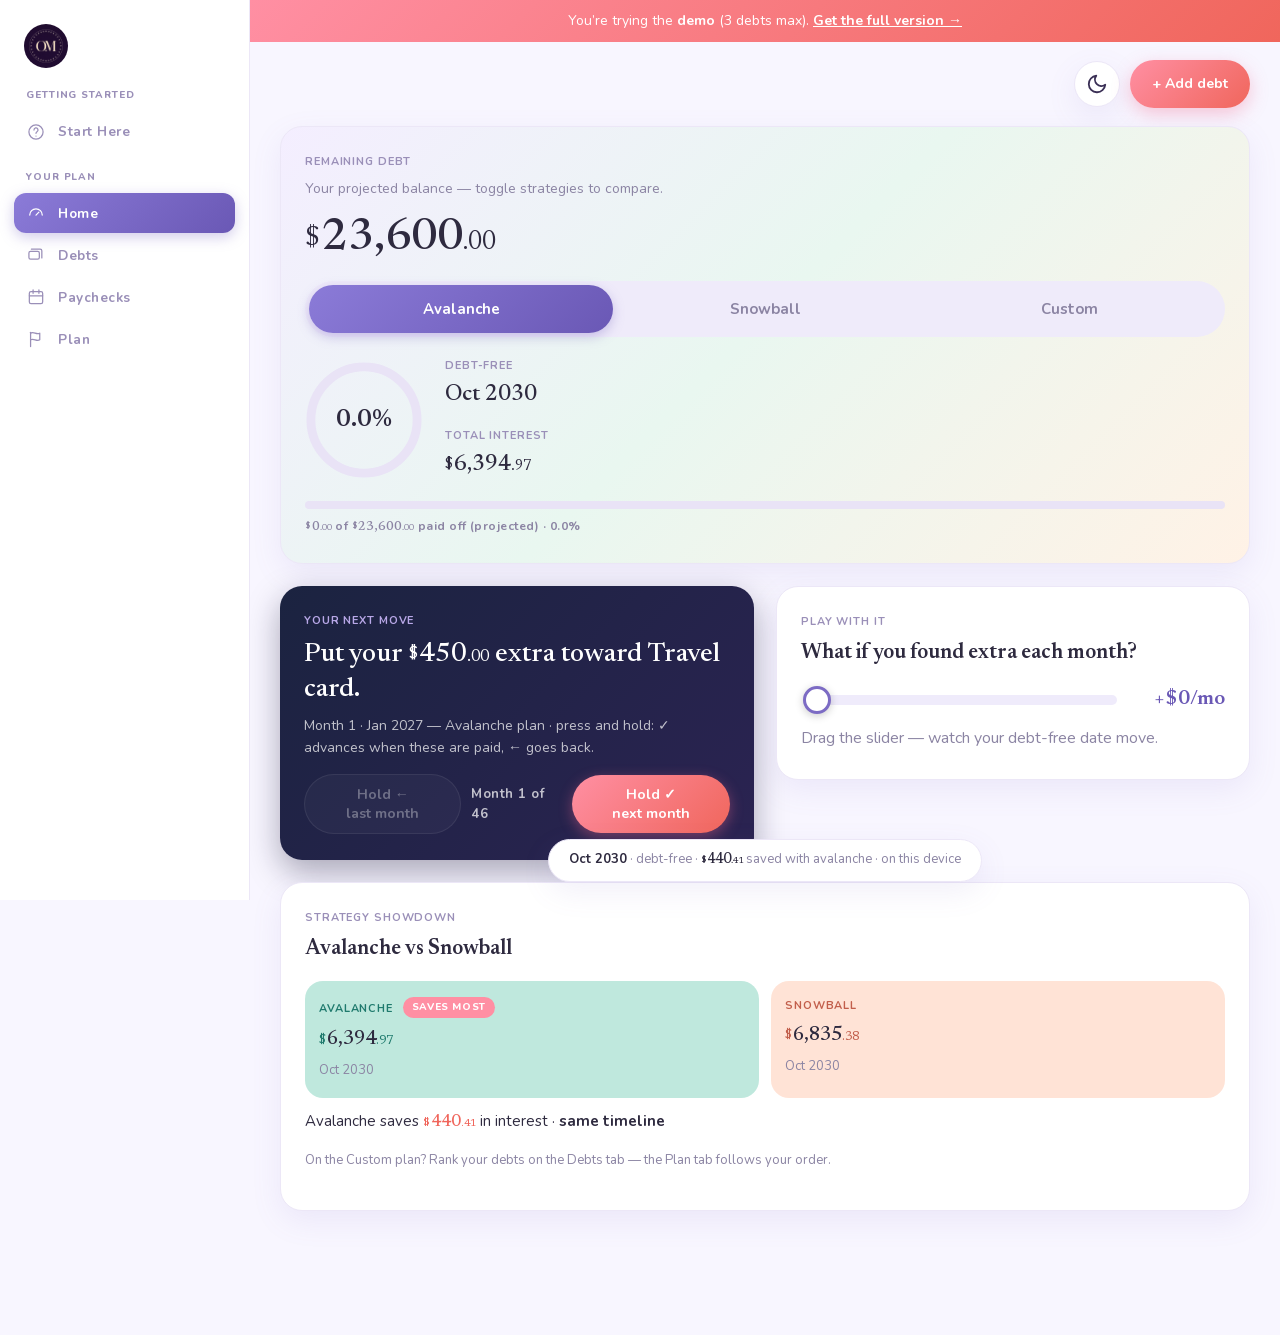
<file: index.html>
<!DOCTYPE html>
<html lang="en">
<head>
<meta charset="utf-8">
<meta name="viewport" content="width=device-width, initial-scale=1, viewport-fit=cover">
<meta name="theme-color" content="#0F2E3E">
<meta name="description" content="Overtime Money — the debt payoff calculator built for nurses and shift workers with irregular income. Demo version.">
<title>Overtime Money — Debt Payoff Calculator (Demo)</title>
<link rel="stylesheet" href="styles.css">
</head>
<body>
<div id="app-root"></div>
<noscript><p style="padding:24px">Overtime Money needs JavaScript to run its payoff calculations. Please enable JavaScript.</p></noscript>
<script>window.OVERTIME_FULL = false;</script>
<script src="app.js"></script>
</body>
</html>
</file>
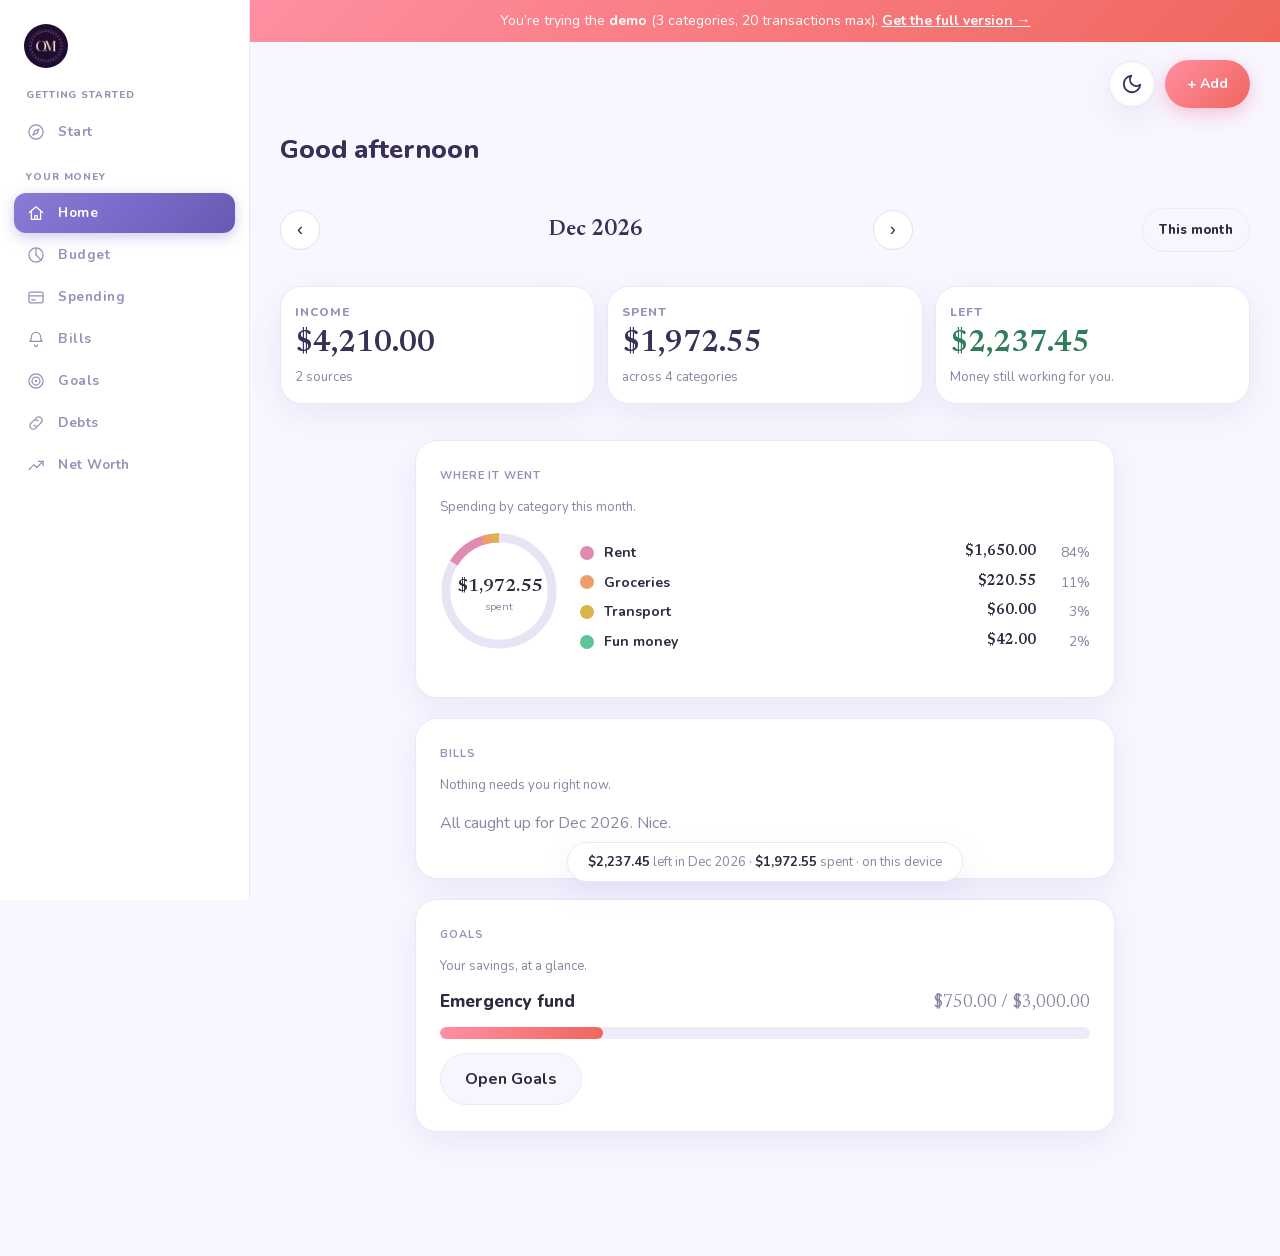
<file: budget/index.html>
<!DOCTYPE html>
<html lang="en">
<head>
<meta charset="utf-8">
<meta name="viewport" content="width=device-width, initial-scale=1, viewport-fit=cover">
<meta name="theme-color" content="#0F2E3E">
<meta name="description" content="Overtime Budget — the budgeting app built for irregular income. Demo version.">
<title>Overtime Budget (Demo)</title>
<link rel="stylesheet" href="styles.css">
</head>
<body>
<div id="app-root"></div>
<noscript><p style="padding:24px">Overtime Budget needs JavaScript to run its budget calculations. Please enable JavaScript.</p></noscript>
<script>window.BUDGET_FULL = false;</script>
<script src="engine.js"></script>
<script src="app.js"></script>
</body>
</html>
</file>
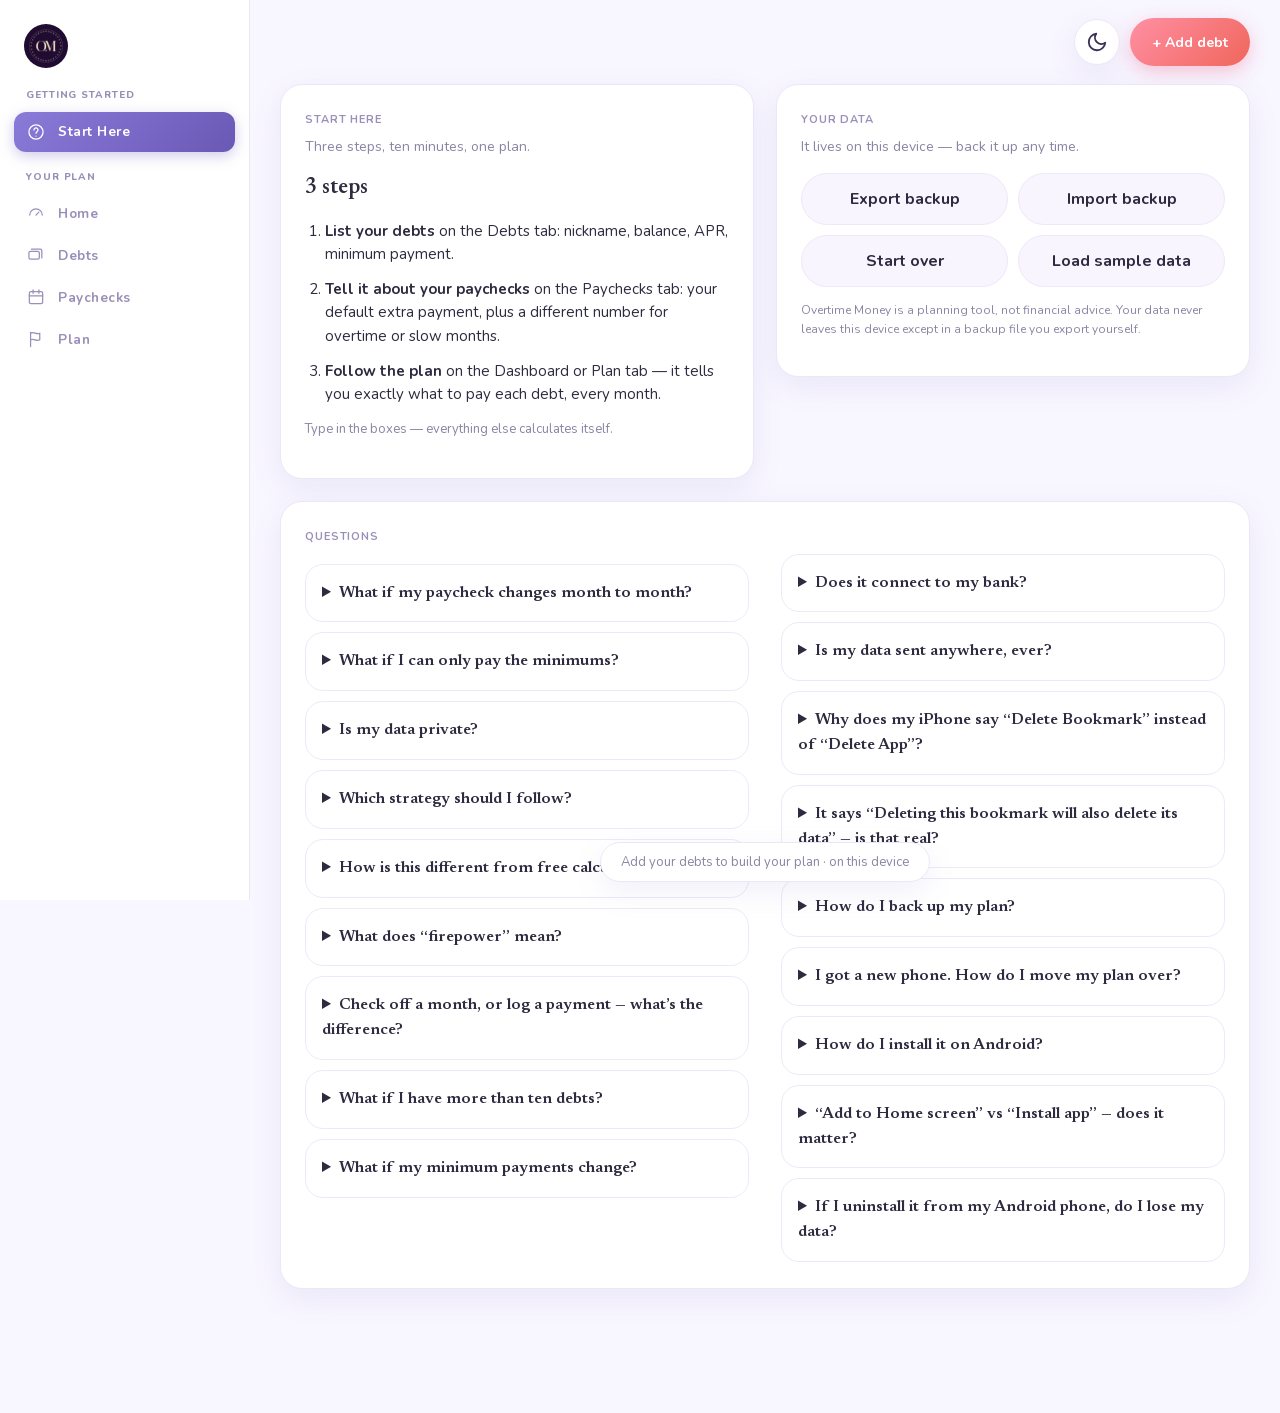
<file: app-9f3k7x2m4q.html>
<!DOCTYPE html>
<html lang="en">
<head>
<meta charset="utf-8">
<meta name="viewport" content="width=device-width, initial-scale=1, viewport-fit=cover">
<meta name="theme-color" content="#0F2E3E">
<meta name="description" content="Overtime Money — the debt payoff calculator built for nurses and shift workers with irregular income.">
<title>Overtime Money — Debt Payoff Calculator</title>
<link rel="stylesheet" href="styles.css">
<link rel="manifest" href="manifest.json">
<link rel="icon" type="image/png" sizes="192x192" href="icon-192.png">
<link rel="apple-touch-icon" href="icon-192.png">
</head>
<body>
<div id="app-root"></div>
<noscript><p style="padding:24px">Overtime Money needs JavaScript to run its payoff calculations. Please enable JavaScript.</p></noscript>
<script>window.OVERTIME_FULL = true;</script>
<script src="app.js"></script>
<script>
if ('serviceWorker' in navigator) {
  window.addEventListener('load', function () {
    navigator.serviceWorker.register('sw.js').catch(function () { /* offline mode unavailable */ });
  });
}
</script>
</body>
</html>
</file>
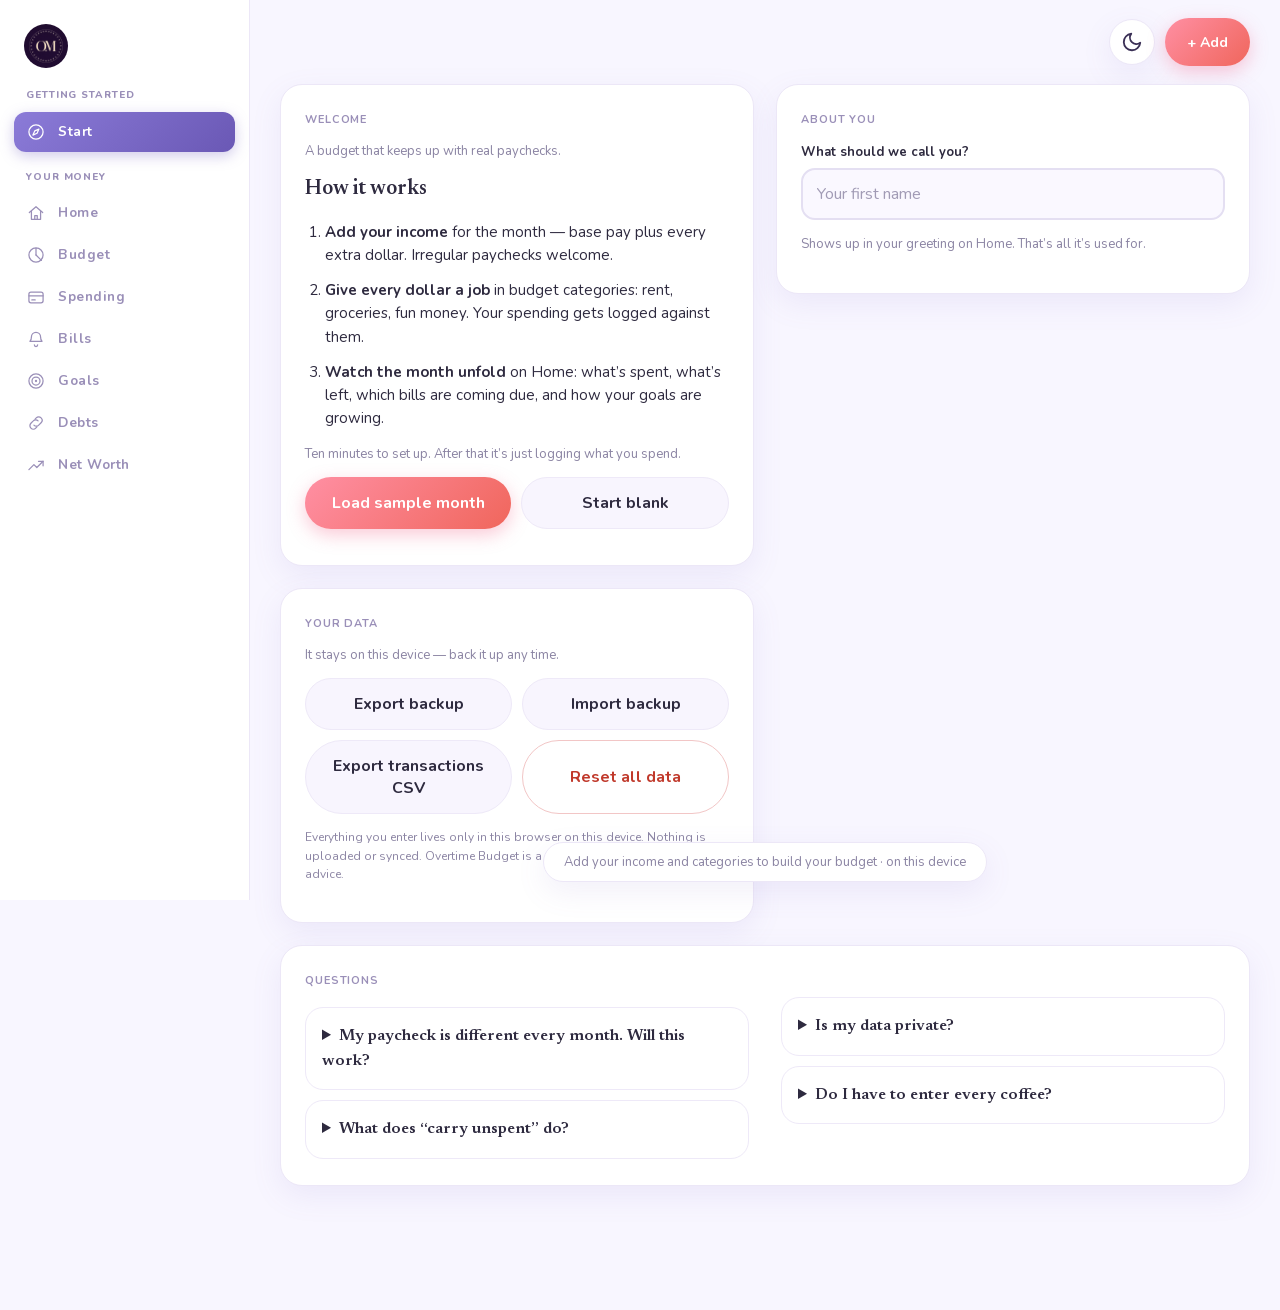
<file: budget/app-wJXsTa5CYE0.html>
<!DOCTYPE html>
<html lang="en">
<head>
<meta charset="utf-8">
<meta name="viewport" content="width=device-width, initial-scale=1, viewport-fit=cover">
<meta name="theme-color" content="#0F2E3E">
<meta name="description" content="Overtime Budget — the budgeting app built for irregular income.">
<title>Overtime Budget</title>
<link rel="stylesheet" href="styles.css">
<link rel="manifest" href="manifest.json">
<link rel="icon" type="image/png" sizes="192x192" href="icon-192.png">
<link rel="apple-touch-icon" href="icon-192.png">
</head>
<body>
<div id="app-root"></div>
<noscript><p style="padding:24px">Overtime Budget needs JavaScript to run its budget calculations. Please enable JavaScript.</p></noscript>
<script>window.BUDGET_FULL = true;</script>
<script src="engine.js"></script>
<script src="app.js"></script>
<script>
if ('serviceWorker' in navigator) {
  window.addEventListener('load', function () {
    navigator.serviceWorker.register('sw.js').catch(function () { /* offline mode unavailable */ });
  });
}
</script>
</body>
</html>
</file>
<file: styles.css>
/* OVERTIME MONEY — design system v3 ("editorial pastel").
   Light default on :root (cool lavender-grey near-white); "Midnight Spectrum"
   dark under html[data-theme="dark"] (deep luminous navy, never grey-on-black).
   Typography: Newsreader (transitional serif, display + ALL money figures) +
   Nunito (humanist sans, UI/body), self-hosted woff2 for offline PWA. */
@font-face {
  font-family: 'Newsreader'; font-style: normal; font-weight: 400; font-display: swap;
  src: url('./fonts/newsreader-latin.woff2') format('woff2');
}
@font-face {
  font-family: 'Newsreader'; font-style: normal; font-weight: 500; font-display: swap;
  src: url('./fonts/newsreader-latin.woff2') format('woff2');
}
@font-face {
  font-family: 'Newsreader'; font-style: normal; font-weight: 600; font-display: swap;
  src: url('./fonts/newsreader-latin.woff2') format('woff2');
}
@font-face {
  font-family: 'Nunito'; font-style: normal; font-weight: 400; font-display: swap;
  src: url('./fonts/nunito-latin.woff2') format('woff2');
}
@font-face {
  font-family: 'Nunito'; font-style: normal; font-weight: 600; font-display: swap;
  src: url('./fonts/nunito-latin.woff2') format('woff2');
}
@font-face {
  font-family: 'Nunito'; font-style: normal; font-weight: 700; font-display: swap;
  src: url('./fonts/nunito-latin.woff2') format('woff2');
}
@font-face {
  font-family: 'Nunito'; font-style: normal; font-weight: 800; font-display: swap;
  src: url('./fonts/nunito-latin.woff2') format('woff2');
}
:root {
  --bg: #F8F6FF;
  --bg-grad: linear-gradient(180deg, #F8F6FF 0%, #FBF9FF 60%, #FDFBFF 100%);
  --card: #FFFFFF;
  --card-border: #ECE7F7;
  --card-shadow: 0 10px 30px rgba(124, 107, 196, 0.10);
  --text: #2E2A3F;
  --muted: #8B84A3;
  --kicker: #9A8FB8;
  --accent: #7C6BC4;
  --accent-strong: #6A58B5;
  --accent-soft: #EFEBFB;
  --cta1: #FF8FA3;
  --cta2: #F0665C;
  --cta-text: #FFFFFF;
  --cta-shadow: 0 6px 18px rgba(240, 102, 140, 0.35);
  --header-text: #3A2F55;
  --header-sub: #8B84A3;
  --input-bg: #FAF8FF;
  --input-border: #E4DFF2;
  --focus: #7C6BC4;
  --focus-ring: rgba(124, 107, 196, 0.22);
  --line: #EEE9F8;
  --radius: 22px;
  --wash: linear-gradient(135deg, #F4EEFF 0%, #E9F7F0 48%, #FFF2E6 100%);
  --onething1: #1B2340;
  --onething2: #2B2352;
  --onething-kicker: #B9A8E8;
  --onething-sub: rgba(255, 255, 255, 0.72);
  --donut-track: #E9E3F6;
  --seg-track: #EFEBFA;
  --av-bg: #BFE8DD;
  --av-text: #1F7A6D;
  --sn-bg: #FFE3D6;
  --sn-text: #C25E4B;
  --chip-bg: #F8F5FE;
  --tabbar-bg: rgba(255, 255, 255, 0.86);
  --tabbar-border: rgba(124, 107, 196, 0.16);
  --tab-inactive: #9A8FB8;
  --danger: #C0392B;
  --danger-border: #F2C6C6;
  --modal-bg: #FFFFFF;
  --modal-backdrop: rgba(46, 42, 63, 0.45);
}
/* pastel debt identity spectrum — color encodes identity, never alarm */
.dc0 { --dc: #E08BB0; --dc-tint: #FBE7EF; }
.dc1 { --dc: #EE9E6B; --dc-tint: #FCEFE0; }
.dc2 { --dc: #D9B64A; --dc-tint: #FAF0D4; }
.dc3 { --dc: #5FC49A; --dc-tint: #E2F6EC; }
.dc4 { --dc: #8FBC7F; --dc-tint: #E9F4E4; }
.dc5 { --dc: #5FBEDD; --dc-tint: #E2F4FA; }
.dc6 { --dc: #6FA3E8; --dc-tint: #E4EFFC; }
.dc7 { --dc: #8B9BE8; --dc-tint: #E8EBFC; }
.dc8 { --dc: #A988E8; --dc-tint: #EEE6FB; }
.dc9 { --dc: #C97BA8; --dc-tint: #F7E3EC; }

html[data-theme="dark"] {
  --bg: #131A30;
  --bg-grad: linear-gradient(180deg, #131A30 0%, #182038 60%, #1B2342 100%);
  --card: #1E2742;
  --card-border: rgba(255, 255, 255, 0.08);
  --card-shadow: 0 10px 30px rgba(0, 0, 0, 0.35);
  --text: #F1ECFA;
  --muted: #A79BC4;
  --kicker: #8E7FAE;
  --accent: #9B8AF0;
  --accent-strong: #8B7BD8;
  --accent-soft: rgba(155, 138, 240, 0.14);
  --header-text: #F4EEFC;
  --header-sub: #A79BC4;
  --input-bg: #232C49;
  --input-border: rgba(255, 255, 255, 0.12);
  --line: rgba(255, 255, 255, 0.08);
  --wash: linear-gradient(135deg, rgba(139, 123, 216, 0.16) 0%, rgba(95, 196, 154, 0.09) 48%, rgba(238, 158, 107, 0.09) 100%);
  --onething1: #0F1530;
  --onething2: #232A52;
  --donut-track: rgba(255, 255, 255, 0.10);
  --seg-track: rgba(255, 255, 255, 0.07);
  --av-bg: rgba(31, 122, 109, 0.30);
  --av-text: #93DCC9;
  --sn-bg: rgba(194, 94, 75, 0.30);
  --sn-text: #F2A88F;
  --chip-bg: rgba(255, 255, 255, 0.06);
  --tabbar-bg: rgba(19, 26, 48, 0.90);
  --tabbar-border: rgba(255, 255, 255, 0.08);
  --tab-inactive: #8E7FAE;
  --danger: #F09090;
  --danger-border: rgba(240, 144, 144, 0.40);
  --modal-bg: #232B4A;
  --modal-backdrop: rgba(8, 10, 22, 0.62);
  --cta-shadow: 0 6px 18px rgba(240, 102, 140, 0.28);
}
html[data-theme="dark"] .dc0 { --dc-tint: rgba(224, 139, 176, 0.16); }
html[data-theme="dark"] .dc1 { --dc-tint: rgba(238, 158, 107, 0.16); }
html[data-theme="dark"] .dc2 { --dc-tint: rgba(217, 182, 74, 0.16); }
html[data-theme="dark"] .dc3 { --dc-tint: rgba(95, 196, 154, 0.16); }
html[data-theme="dark"] .dc4 { --dc-tint: rgba(143, 188, 127, 0.16); }
html[data-theme="dark"] .dc5 { --dc-tint: rgba(95, 190, 221, 0.16); }
html[data-theme="dark"] .dc6 { --dc-tint: rgba(111, 163, 232, 0.16); }
html[data-theme="dark"] .dc7 { --dc-tint: rgba(139, 155, 232, 0.16); }
html[data-theme="dark"] .dc8 { --dc-tint: rgba(169, 136, 232, 0.16); }
html[data-theme="dark"] .dc9 { --dc-tint: rgba(201, 123, 168, 0.16); }

* { box-sizing: border-box; }
html { -webkit-text-size-adjust: 100%; }
body {
  margin: 0;
  font-family: 'Nunito', -apple-system, BlinkMacSystemFont, "Segoe UI", Roboto, Helvetica, Arial, sans-serif;
  background: var(--bg-grad);
  background-attachment: fixed;
  background-color: var(--bg);
  color: var(--text);
  line-height: 1.55;
  padding-bottom: 152px; /* room for sticky bar + tab bar */
}
#app-root { max-width: 640px; margin: 0 auto; min-height: 100vh; }

/* serif money: large numerals, smaller $ and cents */
.serif-money {
  font-family: 'Newsreader', Georgia, serif;
  font-weight: 500;
  font-variant-numeric: tabular-nums;
  letter-spacing: 0;
}
.serif-money .m-cur { font-size: 0.62em; vertical-align: 0.14em; margin-right: 0.08em; font-weight: 400; }
.serif-money .m-cents { font-size: 0.62em; font-weight: 400; }

/* kickers + helper microcopy */
.kicker {
  font-family: 'Nunito', sans-serif;
  font-size: 11px; font-weight: 700;
  letter-spacing: 0.08em; text-transform: uppercase;
  color: var(--kicker);
  margin: 0 0 8px;
}
.tab-helper { color: var(--muted); font-size: 14px; margin: 0 0 16px; line-height: 1.5; }

/* header + demo banner */
.demo-banner {
  background: linear-gradient(135deg, var(--cta1), var(--cta2));
  color: var(--cta-text);
  text-align: center;
  padding: 10px 16px;
  font-size: 14px;
}
.demo-banner a { color: var(--cta-text); font-weight: 700; }
.app-header { padding: 20px 20px 6px; }
.brand-row { display: flex; align-items: center; justify-content: space-between; gap: 12px; }
.brand {
  font-family: 'Newsreader', Georgia, serif; font-weight: 600; font-size: 23px;
  letter-spacing: 0.01em; color: var(--header-text);
  display: flex; align-items: center; gap: 10px;
}
.brand-mark { color: var(--accent); display: inline-flex; }
.brand-mark svg { width: 26px; height: 26px; }
.brand-mark img { width: 32px; height: 32px; border-radius: 9px; display: block; }
.brand-sub { color: var(--header-sub); font-size: 13px; margin-top: 2px; padding-left: 36px; }
.demo-pill {
  background: linear-gradient(135deg, var(--cta1), var(--cta2)); color: #fff; font-size: 11px; font-weight: 700;
  padding: 3px 10px; border-radius: 999px; letter-spacing: 0.04em; font-family: 'Nunito', sans-serif;
}
.theme-toggle {
  flex-shrink: 0; width: 46px; height: 46px; border-radius: 999px; cursor: pointer;
  background: var(--card); border: 1px solid var(--card-border);
  color: var(--header-text); display: flex; align-items: center; justify-content: center;
  box-shadow: var(--card-shadow);
}
.theme-toggle svg { width: 22px; height: 22px; }
.theme-toggle .ico-sun { display: none; }
html[data-theme="dark"] .theme-toggle .ico-sun { display: block; }
html[data-theme="dark"] .theme-toggle .ico-moon { display: none; }

/* cards — one idea per card, calm density */
#view { padding: 14px 16px 24px; display: flex; flex-direction: column; gap: 20px; }
.card {
  background: var(--card);
  border: 1px solid var(--card-border);
  border-radius: var(--radius);
  padding: 26px 24px;
  box-shadow: var(--card-shadow);
}
.card h3 {
  margin: 0 0 14px; color: var(--text); font-size: 21px;
  font-family: 'Newsreader', Georgia, serif; font-weight: 600; letter-spacing: 0;
}
.card h4 {
  margin: 20px 0 10px; color: var(--text); font-size: 17px;
  font-family: 'Newsreader', Georgia, serif; font-weight: 600; letter-spacing: 0;
}
.card-head { display: flex; justify-content: space-between; align-items: center; margin-bottom: 14px; }
.card-head h3 { margin: 0; }
.dim { color: var(--muted); }
.hint { color: var(--muted); font-size: 13px; }
.coral { color: var(--cta2); }
.empty { text-align: center; }

/* gradient-wash hero card */
.herowash {
  background: var(--wash), var(--card);
  overflow: hidden;
}
.hero-total {
  font-family: 'Newsreader', Georgia, serif; font-weight: 500; font-size: 44px;
  font-variant-numeric: tabular-nums; color: var(--text); margin: 2px 0 18px; line-height: 1.1;
}
.hero-total .m-cur, .hero-total .m-cents { font-size: 0.58em; }

/* segmented strategy toggle */
.seg {
  display: flex; background: var(--seg-track); border-radius: 999px; padding: 4px; margin: 4px 0 20px;
}
.seg button {
  flex: 1; border: none; background: transparent; color: var(--muted);
  font-family: 'Nunito', sans-serif; font-weight: 700; font-size: 15px;
  padding: 12px; border-radius: 999px; min-height: 48px; cursor: pointer;
  transition: background 0.2s, color 0.2s, box-shadow 0.2s;
}
.seg button.on {
  background: linear-gradient(135deg, #8B7BD8, var(--accent-strong));
  color: #fff; box-shadow: 0 4px 12px rgba(124, 107, 196, 0.35);
}

/* donut ring + kpi row */
.donut-row { display: flex; align-items: center; gap: 22px; margin: 4px 0 18px; }
.donut { width: 118px; height: 118px; flex-shrink: 0; }
.donut-track { fill: none; stroke: var(--donut-track); stroke-width: 9; }
.donut-arc {
  fill: none; stroke: var(--accent); stroke-width: 9; stroke-linecap: round;
  transform: rotate(-90deg); transform-origin: 60px 60px;
  transition: stroke-dashoffset 0.4s;
}
.donut-pct {
  font-family: 'Newsreader', Georgia, serif; font-weight: 600; font-size: 25px; fill: var(--text);
}
.donut-side { display: flex; flex-direction: column; gap: 14px; flex: 1; }
.kpi-label { display: block; font-size: 11px; font-weight: 700; letter-spacing: 0.08em; text-transform: uppercase; color: var(--kicker); margin-bottom: 3px; }
.kpi-value { font-family: 'Newsreader', Georgia, serif; font-weight: 500; font-size: 23px; color: var(--text); font-variant-numeric: tabular-nums; }

.progress { height: 8px; background: var(--donut-track); border-radius: 999px; overflow: hidden; }
.progress-fill { height: 100%; background: linear-gradient(90deg, var(--cta1), var(--cta2)); border-radius: 999px; transition: width 0.3s; }
.progress-label { font-size: 12px; font-weight: 700; letter-spacing: 0.04em; color: var(--muted); margin-top: 8px; }
.progress-label .serif-money { font-size: 13px; }
.info-dot { display: inline-flex; align-items: center; justify-content: center; width: 20px; height: 20px; padding: 0;
  border-radius: 50%; border: 1.5px solid var(--line); background: transparent; color: var(--muted);
  font-size: 12px; font-style: italic; font-weight: 700; line-height: 1; cursor: pointer; margin-left: 6px; vertical-align: 1px; }
.info-dot:hover { border-color: var(--accent); color: var(--accent); }
.info-rows { margin: 14px 0 4px; border: 1px solid var(--line); border-radius: 12px; overflow: hidden; }
.info-rows .ir { display: flex; justify-content: space-between; align-items: baseline; gap: 12px; padding: 10px 14px; font-size: 14px; }
.info-rows .ir + .ir { border-top: 1px solid var(--line); }
.info-rows .ir strong { font-variant-numeric: tabular-nums; white-space: nowrap; }
.info-rows .ir strong.accent { color: var(--accent-strong, var(--accent)); }

/* dark "one thing" card */
.onething {
  background: linear-gradient(135deg, var(--onething1) 0%, var(--onething2) 100%);
  border: none; color: #fff;
  box-shadow: 0 12px 32px rgba(20, 16, 48, 0.35);
}
.onething .kicker { color: var(--onething-kicker); }
.onething-line {
  font-family: 'Newsreader', Georgia, serif; font-weight: 500; font-size: 27px; line-height: 1.3;
  color: #fff; margin: 0 0 8px;
}
.onething-line .serif-money { color: #fff; }
.onething-sub { color: var(--onething-sub); font-size: 14px; margin: 0 0 16px; }
.month-nav { display: flex; align-items: center; justify-content: space-between; gap: 10px; }
.month-ind { font-size: 13px; color: var(--onething-sub); font-weight: 700; letter-spacing: 0.04em; }
.btn.onething-ghost {
  background: rgba(255, 255, 255, 0.10); color: #fff; border: 1px solid rgba(255, 255, 255, 0.22);
  box-shadow: none;
}
.btn.onething-ghost:disabled { opacity: 0.35; }
.btn.onething-solid {
  background: linear-gradient(135deg, var(--cta1), var(--cta2)); color: #fff; border: none;
  box-shadow: 0 4px 14px rgba(240, 102, 140, 0.40);
}
.btn.onething-solid:disabled { opacity: 0.35; box-shadow: none; }

/* press-and-hold confirm — month moves are deliberate moments, not accidental taps */
.btn.holdbtn {
  position: relative; overflow: hidden;
  -webkit-user-select: none; user-select: none; touch-action: none;
}
.hold-fill {
  position: absolute; top: 0; bottom: 0; left: 0; width: 0; border-radius: inherit;
  background: rgba(255, 255, 255, 0.30);
}
.holdbtn.holding .hold-fill { width: 100%; transition: width 0.9s linear; }
.hold-label { position: relative; z-index: 1; }

/* strategy compare */
.compare { display: grid; grid-template-columns: 1fr 1fr; gap: 12px; margin: 6px 0 4px; }
.compare > div { border-radius: 18px; padding: 16px 14px; }
.compare > div:first-child { background: var(--av-bg); }
.compare > div:last-child { background: var(--sn-bg); }
.compare > div > span { display: block; font-size: 11px; text-transform: uppercase; letter-spacing: 0.08em; font-weight: 700; }
.compare > div:first-child > span { color: var(--av-text); }
.compare > div:last-child > span { color: var(--sn-text); }
.compare strong .serif-money { white-space: nowrap; }
/* keep the small $ and cents in the card's theme color */
.compare > div:first-child strong .m-cur, .compare > div:first-child strong .m-cents { color: var(--av-text); }
.compare > div:last-child strong .m-cur, .compare > div:last-child strong .m-cents { color: var(--sn-text); }
.compare strong { display: block; margin: 6px 0 2px; color: var(--text); }
.compare strong .serif-money { font-size: 20px; }
.compare em { font-style: normal; font-size: 13px; color: var(--muted); }
.compare-note { font-size: 15px; margin: 12px 0 14px; }
.compare-note .serif-money { font-size: 17px; }
#switch-strategy { display: block; margin: 4px auto 2px; }

/* buttons */
.btn {
  border: none; border-radius: 999px; padding: 14px 24px; font-size: 16px;
  font-family: 'Nunito', sans-serif; font-weight: 700;
  min-height: 48px; cursor: pointer; display: inline-block; text-decoration: none; text-align: center;
}
.btn.primary {
  background: linear-gradient(135deg, var(--cta1), var(--cta2)); color: var(--cta-text);
  box-shadow: var(--cta-shadow);
}
.btn.primary:active { filter: brightness(0.94); }
.btn.ghost { background: var(--chip-bg); color: var(--text); border: 1px solid var(--line); box-shadow: none; }
.btn.danger { background: var(--danger); color: #fff; box-shadow: none; }
.btn.danger-ghost { background: transparent; color: var(--danger); border: 1px solid var(--danger-border); box-shadow: none; }
.btn.small { padding: 10px 16px; font-size: 14px; min-height: 44px; }
.btn.block { display: block; width: 100%; margin-top: 14px; }
.btn:disabled { opacity: 0.4; cursor: default; }
.btn-row { display: flex; gap: 10px; margin: 10px 0; flex-wrap: wrap; }
.btn-row .btn { flex: 1; }

/* forms */
.field { display: block; margin: 14px 0; }
.field span { display: block; font-size: 13px; font-weight: 700; color: var(--text); margin-bottom: 6px; }
input[type="text"], input[type="number"] {
  width: 100%; background: var(--input-bg); border: 2px solid var(--input-border); border-radius: 14px;
  padding: 13px 14px; font-size: 16px; color: var(--text); min-height: 48px;
  font-family: 'Nunito', sans-serif; font-variant-numeric: tabular-nums;
}
input:focus { outline: none; border-color: var(--focus); box-shadow: 0 0 0 3px var(--focus-ring); }
input::placeholder { color: var(--muted); opacity: 0.8; }

/* what-if slider — single-interaction playground */
.whatif-row { display: flex; align-items: center; gap: 14px; margin: 10px 0 4px; }
.whatif input[type="range"] {
  -webkit-appearance: none; appearance: none; flex: 1; height: 10px; border-radius: 99px;
  background: var(--accent-soft); outline: none; cursor: pointer; border: none; padding: 0; min-height: 0;
}
.whatif input[type="range"]::-webkit-slider-thumb {
  -webkit-appearance: none; width: 28px; height: 28px; border-radius: 50%;
  background: #fff; border: 3px solid var(--accent); box-shadow: 0 2px 8px rgba(0,0,0,0.20); cursor: grab;
}
.whatif input[type="range"]::-moz-range-thumb {
  width: 22px; height: 22px; border-radius: 50%;
  background: #fff; border: 3px solid var(--accent); box-shadow: 0 2px 8px rgba(0,0,0,0.20); cursor: grab;
}
.whatif-amt {
  font-family: 'Newsreader', Georgia, serif; font-size: 1.3rem; font-weight: 600;
  color: var(--accent-strong); min-width: 92px; text-align: right; font-variant-numeric: tabular-nums;
}
.whatif-line { font-size: 1.08rem; margin: 10px 0 2px; }
.whatif-sub { color: var(--muted); margin: 0 0 2px; font-size: 0.98rem; }
.whatif-hint { margin: 10px 0 2px; }

/* victory log — quiet history of killed debts */
.win-row { display: flex; align-items: center; gap: 12px; padding: 11px 2px; border-bottom: 1px solid var(--line); }
.win-row:last-child { border-bottom: none; }
.win-main strong { font-family: 'Newsreader', Georgia, serif; font-size: 1.04rem; font-weight: 600; display: block; }
.win-sub { color: var(--muted); font-size: 0.88rem; }

/* payoff celebration — full-screen moment in the debt's own color */
.cel-root { position: fixed; inset: 0; z-index: 200; display: flex; align-items: center; justify-content: center; padding: 24px; }
.cel-backdrop { position: absolute; inset: 0; background: var(--modal-backdrop); }
.cel-card {
  position: relative; width: 100%; max-width: 420px; border-radius: 28px; padding: 38px 28px 28px; text-align: center;
  background: radial-gradient(130% 90% at 50% 0%, var(--dc-tint) 0%, var(--card) 72%);
  border: 1px solid var(--card-border); box-shadow: var(--card-shadow);
}
.cel-check {
  width: 66px; height: 66px; margin: 16px auto; border-radius: 50%;
  background: var(--dc); color: #fff; font-size: 30px; font-weight: 700;
  display: flex; align-items: center; justify-content: center;
  box-shadow: 0 6px 20px rgba(0,0,0,0.18);
}
.cel-name { font-family: 'Newsreader', Georgia, serif; font-size: 1.75rem; font-weight: 600; line-height: 1.2; }
.cel-sub { color: var(--muted); margin: 10px 0 4px; font-size: 0.98rem; }
.cel-you { font-family: 'Newsreader', Georgia, serif; font-size: 1.3rem; margin: 16px 0 20px; }

/* toast — brief action confirmation above the tab bar */
.toast {
  position: fixed; left: 50%; bottom: calc(168px + env(safe-area-inset-bottom)); z-index: 300;
  transform: translate(-50%, 12px); opacity: 0; transition: transform 0.3s ease, opacity 0.3s ease;
  background: #26263c; color: #fff; padding: 12px 22px; border-radius: 999px;
  font-size: 14px; font-weight: 700; box-shadow: 0 8px 24px rgba(0,0,0,0.28);
  max-width: calc(100vw - 48px); text-align: center; pointer-events: none; line-height: 1.4;
}
.toast.show { transform: translate(-50%, 0); opacity: 1; }

/* dashboard grid wrapper — invisible on mobile, 2-column on desktop */
.dash-grid { display: contents; }
/* start-screen grid wrapper — invisible on mobile */
.start-grid { display: contents; }


/* debts — ledger rows with pastel identity dots */
.debt-card {
  display: flex; align-items: center; gap: 14px;
  padding: 16px 4px; border-bottom: 1px solid var(--line);
}
.debt-card:last-of-type { border-bottom: none; }
.debt-dot {
  width: 14px; height: 14px; border-radius: 50%; flex-shrink: 0;
  background: var(--dc); box-shadow: 0 0 0 5px var(--dc-tint);
  margin-left: 5px;
}
.debt-main { flex: 1; min-width: 0; }
.debt-main strong {
  display: block; font-size: 17px; color: var(--text);
  font-family: 'Newsreader', Georgia, serif; font-weight: 600;
}
.debt-nums { font-size: 13px; color: var(--muted); }
.debt-nums .serif-money { font-size: 14px; color: var(--text); }
.debt-actions { display: flex; gap: 8px; flex-shrink: 0; flex-wrap: wrap; justify-content: flex-end; }
/* narrow screens: debt info gets the full row, actions drop to their own row below */
@media (max-width: 719px) {
  .debt-card { flex-wrap: wrap; }
  .debt-main { flex: 1 1 calc(100% - 38px); }
  .debt-actions { flex: 1 1 100%; justify-content: flex-start; margin-top: 12px; gap: 6px; }
  .debt-actions .btn.small { padding: 8px 11px; min-height: 40px; font-size: 13px; }
}
.debt-notes { display: block; font-size: 13px; color: var(--muted); font-style: italic; margin-top: 2px; }
.debt-progress { margin-top: 10px; }
.debt-progress .progress { height: 6px; }
.debt-progress .progress-label { margin-top: 5px; font-size: 11px; }
.ord-num { font-size: 12px; font-weight: 700; color: var(--accent-strong); background: var(--accent-soft);
  border-radius: 999px; padding: 2px 9px; margin-left: 6px; vertical-align: 2px; font-family: 'Nunito', sans-serif; }
.btn.small.ord { padding: 8px 10px; min-height: 0; font-size: 15px; line-height: 1; }

/* showdown badges */
.compare .badge { display: inline-block; font-size: 10px; font-weight: 800; letter-spacing: 0.06em; text-transform: uppercase;
  background: var(--cta1); color: #fff; border-radius: 999px; padding: 3px 9px; margin-left: 6px; vertical-align: 2px; font-style: normal; }

/* payment log */
.paylog-row { display: flex; align-items: center; gap: 12px; padding: 12px 4px; border-bottom: 1px solid var(--line); }
.paylog-row:last-of-type { border-bottom: none; }
.paylog-main { flex: 1; min-width: 0; }
.paylog-main strong { display: block; font-size: 15px; color: var(--text); font-family: 'Newsreader', Georgia, serif; }
.paylog-sub { font-size: 13px; color: var(--muted); }
.paylog-sub .serif-money { color: var(--text); }

/* optional field marker in modals */
.field .opt { font-style: normal; font-weight: 400; color: var(--muted); font-size: 12px; }

/* paychecks */
.pay-row { display: flex; align-items: center; gap: 10px; margin: 10px 0; }
.pay-month { width: 74px; font-weight: 700; color: var(--text); font-size: 14px; flex-shrink: 0; }
.pay-row input { flex: 1; }
.pay-hint { width: 110px; font-size: 12px; color: var(--muted); font-style: italic; flex-shrink: 0; }

/* schedule */
.chips { display: flex; flex-wrap: wrap; gap: 8px; margin-top: 10px; }
.chip {
  background: var(--dc-tint, var(--chip-bg)); border: 1px solid var(--line);
  border-radius: 999px; padding: 8px 14px; font-size: 13px; color: var(--text);
  display: inline-flex; align-items: center; gap: 8px;
}
.chip .debt-dot { width: 10px; height: 10px; box-shadow: none; margin: 0; }
.chip strong { font-weight: 700; }
.chip span { color: var(--muted); }
.sched-month { border: 1px solid var(--line); border-radius: 18px; margin: 10px 0; overflow: hidden; background: var(--card); }
.sched-month summary {
  padding: 16px; cursor: pointer; display: flex; justify-content: space-between; align-items: center;
  background: var(--chip-bg); font-size: 15px; min-height: 52px; list-style: none; color: var(--text);
  font-family: 'Newsreader', Georgia, serif; font-weight: 600;
}
.sched-month summary::-webkit-details-marker { display: none; }
.sched-month summary .serif-money { font-size: 15px; color: var(--muted); font-family: 'Newsreader', Georgia, serif; }
.sched-sum { display: inline-flex; align-items: center; gap: 8px; min-width: 0; }
.sched-check {
  display: inline-flex; align-items: center; justify-content: center; flex: none;
  width: 22px; height: 22px; border-radius: 50%;
  background: var(--accent); color: #fff; font-size: 13px; font-weight: 800;
}
.sched-now {
  font-family: 'Nunito', sans-serif; font-size: 10px; font-weight: 800; letter-spacing: 0.06em;
  text-transform: uppercase; color: var(--accent-strong); white-space: nowrap;
  background: rgba(124, 107, 196, 0.14); padding: 4px 10px; border-radius: 999px;
}
.sched-month.archived summary { opacity: 0.55; }
.sched-month.current { border-color: var(--accent); box-shadow: 0 0 0 1px var(--accent); }
.sched-body { padding: 8px 16px 16px; }
.sched-row { display: flex; justify-content: space-between; align-items: center; gap: 8px; font-size: 14px; padding: 10px 0; border-bottom: 1px dashed var(--line); }
.sched-row:last-child { border-bottom: none; }
.sched-row .sched-name { font-weight: 600; color: var(--text); flex: 1; display: flex; align-items: center; gap: 10px; min-width: 0; }
.sched-row .sched-name .debt-dot { width: 10px; height: 10px; box-shadow: none; margin: 0; }
.sched-row .sched-vals { text-align: right; white-space: nowrap; }
.sched-row .sched-vals .serif-money { font-size: 14px; }
.sched-foot { font-size: 14px; margin-top: 12px; color: var(--muted); }
.sched-foot .serif-money { font-size: 15px; color: var(--text); }

/* start here */
.steps { padding-left: 20px; margin: 0 0 8px; }
.steps li { margin: 12px 0; font-size: 15px; }
.faq { border: 1px solid var(--line); border-radius: 18px; margin: 10px 0; overflow: hidden; background: var(--card); }
.faq summary {
  padding: 16px; cursor: pointer; font-family: 'Newsreader', Georgia, serif; font-weight: 600;
  color: var(--text); font-size: 16px; min-height: 52px;
}
.faq p { padding: 0 16px 16px; margin: 0; font-size: 14px; color: var(--text); }
.disclaimer { font-size: 12px; color: var(--muted); margin-top: 14px; }

/* sticky footer bar */
.stickybar {
  position: fixed; left: 0; right: 0; z-index: 40;
  bottom: calc(92px + env(safe-area-inset-bottom));
  display: flex; justify-content: center; pointer-events: none; padding: 0 16px;
}
.stickybar-inner {
  pointer-events: auto;
  background: var(--card); border: 1px solid var(--card-border); border-radius: 999px;
  padding: 9px 20px; font-size: 13px; color: var(--muted); box-shadow: var(--card-shadow);
  max-width: 100%; white-space: nowrap; overflow: hidden; text-overflow: ellipsis;
}
.stickybar-inner strong { color: var(--text); font-weight: 700; }
.stickybar-inner .serif-money { font-size: 14px; color: var(--text); }
/* auto-hide on scroll down; slides back on scroll up */
.stickybar { transition: transform 0.28s ease, opacity 0.28s ease; }
.stickybar.hide { transform: translateY(16px); opacity: 0; }
.stickybar.hide .stickybar-inner { pointer-events: none; }

/* tab bar — thin-line SVG icons */
.tabbar {
  position: fixed; bottom: 0; left: 0; right: 0; z-index: 50;
  display: flex; gap: 4px; padding: 10px 10px calc(10px + env(safe-area-inset-bottom));
  background: var(--tabbar-bg); border-top: 1px solid var(--tabbar-border);
  backdrop-filter: blur(14px); -webkit-backdrop-filter: blur(14px);
}
.tab {
  flex: 1; background: none; border: none; color: var(--tab-inactive); padding: 8px 2px;
  display: flex; flex-direction: column; align-items: center; gap: 3px; min-height: 58px;
  border-radius: 18px; cursor: pointer;
  transition: padding 0.25s ease, min-height 0.25s ease, gap 0.25s ease;
}
.tab-ico { display: inline-flex; }
.tab-ico svg { width: 22px; height: 22px; transition: width 0.25s ease, height 0.25s ease; }
.tab-label { font-family: 'Nunito', sans-serif; font-size: 10px; font-weight: 700; letter-spacing: 0.04em; max-height: 24px; overflow: hidden; transition: opacity 0.2s ease, max-height 0.25s ease; }
.tab.active {
  background: linear-gradient(135deg, #8B7BD8, var(--accent-strong)); color: #fff;
  box-shadow: 0 4px 14px rgba(124, 107, 196, 0.35);
}

/* desktop-only chrome (sidebar logo/groups, topbar) — hidden on mobile */
.side-logo, .side-label, .topbar { display: none; }
.side-group, .main-col { display: contents; }

/* modal */
.modal-root { position: fixed; inset: 0; z-index: 100; display: flex; align-items: flex-end; justify-content: center; }
.modal-backdrop { position: absolute; inset: 0; background: var(--modal-backdrop); }
.modal {
  position: relative; background: var(--modal-bg); border-radius: 24px 24px 0 0; padding: 26px 24px;
  width: 100%; max-width: 640px; max-height: 88vh; overflow-y: auto;
  border: 1px solid var(--card-border); box-shadow: var(--card-shadow);
}
.modal h3 { margin: 0 0 8px; color: var(--text); font-family: 'Newsreader', Georgia, serif; font-weight: 600; font-size: 20px; }
.modal p { color: var(--text); }
.modal-actions { display: flex; gap: 10px; margin-top: 18px; }
.modal-actions .btn { flex: 1; }

/* desktop: top tabs instead of bottom bar */
@media (min-width: 720px) {
  body { padding-bottom: 84px; }
  #app-root { display: flex; flex-direction: column; }
  .demo-banner { order: -3; }
  .app-header { order: -2; }
  .tabbar {
    order: -1; position: sticky; top: 0; bottom: auto;
    border-top: none; border-bottom: 1px solid var(--tabbar-border);
    padding: 10px 16px;
    max-width: 640px; margin: 12px auto 0; border-radius: 22px;
    border-left: 1px solid var(--tabbar-border); border-right: 1px solid var(--tabbar-border);
    transition: padding 0.25s ease, max-width 0.25s ease;
  }
  /* compact on scroll: icons-only pill takes less room */
  .tabbar.compact { padding: 5px 10px; max-width: 440px; }
  .tabbar.compact .tab { padding: 6px 2px; min-height: 0; gap: 0; }
  .tabbar.compact .tab-label { opacity: 0; max-height: 0; }
  .tabbar.compact .tab-ico svg { width: 20px; height: 20px; }
  .stickybar { bottom: 18px; }
  #view { order: 0; }
  .modal-root { align-items: center; padding: 24px; }
  .modal { border-radius: 24px; }
}
@media (min-width: 900px) {
  /* flat app canvas, like a native desktop app */
  body { background: var(--bg); }
  #app-root { max-width: none; flex-direction: row; align-items: stretch; }
  .main-col { display: flex; flex-direction: column; flex: 1; min-width: 0; }
  .app-header { display: none; }
  /* slim functional top row: theme toggle + primary action */
  .topbar { display: flex; align-items: center; justify-content: flex-end; gap: 10px; width: 100%; max-width: 1100px; margin: 0 auto; padding: 18px 30px 0; }
  .topbar-cta { border-radius: 999px; padding: 10px 22px; font-size: 14px; }
  #view { width: 100%; max-width: 1100px; margin: 0 auto; padding: 18px 30px 40px; }
  /* fixed left sidebar with grouped nav */
  .tabbar {
    order: -1; position: sticky; top: 0; height: 100vh; width: 250px; flex: none;
    flex-direction: column; align-items: stretch; justify-content: flex-start;
    gap: 2px; padding: 22px 14px; margin: 0; max-width: none;
    border-radius: 0; border: none; border-right: 1px solid var(--card-border);
    background: var(--card); backdrop-filter: none; -webkit-backdrop-filter: none;
    bottom: auto; transition: none;
  }
  .side-logo { display: block; padding: 2px 10px 18px; }
  .side-logo img { width: 44px; height: 44px; border-radius: 50%; display: block; }
  .side-group { display: flex; flex-direction: column; gap: 2px; margin-bottom: 16px; }
  .side-label { display: block; font-family: 'Nunito', sans-serif; font-size: 10px; font-weight: 800; letter-spacing: 0.09em; text-transform: uppercase; color: var(--kicker); padding: 0 12px 6px; }
  .tabbar .tab { flex-direction: row; justify-content: flex-start; align-items: center; gap: 12px; flex: none; min-height: 0; padding: 10px 12px; border-radius: 12px; }
  .tabbar .tab-label { display: block; opacity: 1; max-height: none; font-size: 13.5px; }
  .tabbar .tab-ico svg { width: 20px; height: 20px; }
  /* dashboard: hero summary spans the top, action + what-if side by side */
  .dash-grid { display: grid; grid-template-columns: 1fr 1fr; gap: 22px; align-items: start; }
  .dash-grid > * { min-width: 0; }
  .dash-grid > .herowash { order: 1; grid-column: 1 / -1; }
  .dash-grid > .onething { order: 2; }
  .dash-grid > .whatif { order: 3; }
  .dash-grid > .showdown { order: 4; grid-column: 1 / -1; }
  .dash-grid > .victories { order: 5; grid-column: 1 / -1; }
  /* non-dashboard views stay comfortably narrow */
  #view > section.card { width: 100%; max-width: 700px; margin-inline: auto; }
  /* start screen: steps + data side by side, FAQ full-width in two columns */
  .start-grid { display: grid; grid-template-columns: 1fr 1fr; gap: 22px; align-items: start; }
  .start-grid > * { min-width: 0; }
  .start-grid > .card-questions { grid-column: 1 / -1; order: 3; }
  .start-grid .faqs { columns: 2; column-gap: 32px; }
  .start-grid .faq { break-inside: avoid; }
  /* keep the status pill centered in the main column */
  .stickybar { left: 250px; }
}
</file>
<file: budget/styles.css>
/* OVERTIME MONEY — design system v3 ("editorial pastel").
   Light default on :root (cool lavender-grey near-white); "Midnight Spectrum"
   dark under html[data-theme="dark"] (deep luminous navy, never grey-on-black).
   Typography: Newsreader (transitional serif, display + ALL money figures) +
   Nunito (humanist sans, UI/body), self-hosted woff2 for offline PWA. */
@font-face {
  font-family: 'Newsreader'; font-style: normal; font-weight: 400; font-display: swap;
  src: url('./fonts/newsreader-latin.woff2') format('woff2');
}
@font-face {
  font-family: 'Newsreader'; font-style: normal; font-weight: 500; font-display: swap;
  src: url('./fonts/newsreader-latin.woff2') format('woff2');
}
@font-face {
  font-family: 'Newsreader'; font-style: normal; font-weight: 600; font-display: swap;
  src: url('./fonts/newsreader-latin.woff2') format('woff2');
}
@font-face {
  font-family: 'Nunito'; font-style: normal; font-weight: 400; font-display: swap;
  src: url('./fonts/nunito-latin.woff2') format('woff2');
}
@font-face {
  font-family: 'Nunito'; font-style: normal; font-weight: 600; font-display: swap;
  src: url('./fonts/nunito-latin.woff2') format('woff2');
}
@font-face {
  font-family: 'Nunito'; font-style: normal; font-weight: 700; font-display: swap;
  src: url('./fonts/nunito-latin.woff2') format('woff2');
}
@font-face {
  font-family: 'Nunito'; font-style: normal; font-weight: 800; font-display: swap;
  src: url('./fonts/nunito-latin.woff2') format('woff2');
}
:root {
  --bg: #F8F6FF;
  --bg-grad: linear-gradient(180deg, #F8F6FF 0%, #FBF9FF 60%, #FDFBFF 100%);
  --card: #FFFFFF;
  --card-border: #ECE7F7;
  --card-shadow: 0 10px 30px rgba(124, 107, 196, 0.10);
  --text: #2E2A3F;
  --muted: #8B84A3;
  --kicker: #9A8FB8;
  --accent: #7C6BC4;
  --accent-strong: #6A58B5;
  --accent-soft: #EFEBFB;
  --cta1: #FF8FA3;
  --cta2: #F0665C;
  --cta-text: #FFFFFF;
  --cta-shadow: 0 6px 18px rgba(240, 102, 140, 0.35);
  --header-text: #3A2F55;
  --header-sub: #8B84A3;
  --input-bg: #FAF8FF;
  --input-border: #E4DFF2;
  --focus: #7C6BC4;
  --focus-ring: rgba(124, 107, 196, 0.22);
  --line: #EEE9F8;
  --radius: 22px;
  --wash: linear-gradient(135deg, #F4EEFF 0%, #E9F7F0 48%, #FFF2E6 100%);
  --onething1: #1B2340;
  --onething2: #2B2352;
  --onething-kicker: #B9A8E8;
  --onething-sub: rgba(255, 255, 255, 0.72);
  --donut-track: #E9E3F6;
  --seg-track: #EFEBFA;
  --av-bg: #BFE8DD;
  --av-text: #1F7A6D;
  --sn-bg: #FFE3D6;
  --sn-text: #C25E4B;
  --chip-bg: #F8F5FE;
  --tabbar-bg: rgba(255, 255, 255, 0.86);
  --tabbar-border: rgba(124, 107, 196, 0.16);
  --tab-inactive: #9A8FB8;
  --danger: #C0392B;
  --danger-border: #F2C6C6;
  --modal-bg: #FFFFFF;
  --modal-backdrop: rgba(46, 42, 63, 0.45);
}
/* pastel debt identity spectrum — color encodes identity, never alarm */
.dc0 { --dc: #E08BB0; --dc-tint: #FBE7EF; }
.dc1 { --dc: #EE9E6B; --dc-tint: #FCEFE0; }
.dc2 { --dc: #D9B64A; --dc-tint: #FAF0D4; }
.dc3 { --dc: #5FC49A; --dc-tint: #E2F6EC; }
.dc4 { --dc: #8FBC7F; --dc-tint: #E9F4E4; }
.dc5 { --dc: #5FBEDD; --dc-tint: #E2F4FA; }
.dc6 { --dc: #6FA3E8; --dc-tint: #E4EFFC; }
.dc7 { --dc: #8B9BE8; --dc-tint: #E8EBFC; }
.dc8 { --dc: #A988E8; --dc-tint: #EEE6FB; }
.dc9 { --dc: #C97BA8; --dc-tint: #F7E3EC; }

html[data-theme="dark"] {
  --bg: #131A30;
  --bg-grad: linear-gradient(180deg, #131A30 0%, #182038 60%, #1B2342 100%);
  --card: #1E2742;
  --card-border: rgba(255, 255, 255, 0.08);
  --card-shadow: 0 10px 30px rgba(0, 0, 0, 0.35);
  --text: #F1ECFA;
  --muted: #A79BC4;
  --kicker: #8E7FAE;
  --accent: #9B8AF0;
  --accent-strong: #8B7BD8;
  --accent-soft: rgba(155, 138, 240, 0.14);
  --header-text: #F4EEFC;
  --header-sub: #A79BC4;
  --input-bg: #232C49;
  --input-border: rgba(255, 255, 255, 0.12);
  --line: rgba(255, 255, 255, 0.08);
  --wash: linear-gradient(135deg, rgba(139, 123, 216, 0.16) 0%, rgba(95, 196, 154, 0.09) 48%, rgba(238, 158, 107, 0.09) 100%);
  --onething1: #0F1530;
  --onething2: #232A52;
  --donut-track: rgba(255, 255, 255, 0.10);
  --seg-track: rgba(255, 255, 255, 0.07);
  --av-bg: rgba(31, 122, 109, 0.30);
  --av-text: #93DCC9;
  --sn-bg: rgba(194, 94, 75, 0.30);
  --sn-text: #F2A88F;
  --chip-bg: rgba(255, 255, 255, 0.06);
  --tabbar-bg: rgba(19, 26, 48, 0.90);
  --tabbar-border: rgba(255, 255, 255, 0.08);
  --tab-inactive: #8E7FAE;
  --danger: #F09090;
  --danger-border: rgba(240, 144, 144, 0.40);
  --modal-bg: #232B4A;
  --modal-backdrop: rgba(8, 10, 22, 0.62);
  --cta-shadow: 0 6px 18px rgba(240, 102, 140, 0.28);
}
html[data-theme="dark"] .dc0 { --dc-tint: rgba(224, 139, 176, 0.16); }
html[data-theme="dark"] .dc1 { --dc-tint: rgba(238, 158, 107, 0.16); }
html[data-theme="dark"] .dc2 { --dc-tint: rgba(217, 182, 74, 0.16); }
html[data-theme="dark"] .dc3 { --dc-tint: rgba(95, 196, 154, 0.16); }
html[data-theme="dark"] .dc4 { --dc-tint: rgba(143, 188, 127, 0.16); }
html[data-theme="dark"] .dc5 { --dc-tint: rgba(95, 190, 221, 0.16); }
html[data-theme="dark"] .dc6 { --dc-tint: rgba(111, 163, 232, 0.16); }
html[data-theme="dark"] .dc7 { --dc-tint: rgba(139, 155, 232, 0.16); }
html[data-theme="dark"] .dc8 { --dc-tint: rgba(169, 136, 232, 0.16); }
html[data-theme="dark"] .dc9 { --dc-tint: rgba(201, 123, 168, 0.16); }

* { box-sizing: border-box; }
html { -webkit-text-size-adjust: 100%; }
body {
  margin: 0;
  font-family: 'Nunito', -apple-system, BlinkMacSystemFont, "Segoe UI", Roboto, Helvetica, Arial, sans-serif;
  background: var(--bg-grad);
  background-attachment: fixed;
  background-color: var(--bg);
  color: var(--text);
  line-height: 1.55;
  padding-bottom: 152px; /* room for sticky bar + tab bar */
}
#app-root { max-width: 640px; margin: 0 auto; min-height: 100vh; }

/* serif money: large numerals, smaller $ and cents */
.serif-money {
  font-family: 'Newsreader', Georgia, serif;
  font-weight: 500;
  font-variant-numeric: tabular-nums;
  letter-spacing: 0;
}
.serif-money .m-cur { font-size: 0.62em; vertical-align: 0.14em; margin-right: 0.08em; font-weight: 400; }
.serif-money .m-cents { font-size: 0.62em; font-weight: 400; }

/* kickers + helper microcopy */
.kicker {
  font-family: 'Nunito', sans-serif;
  font-size: 11px; font-weight: 700;
  letter-spacing: 0.08em; text-transform: uppercase;
  color: var(--kicker);
  margin: 0 0 8px;
}
.tab-helper { color: var(--muted); font-size: 14px; margin: 0 0 16px; line-height: 1.5; }

/* header + demo banner */
.demo-banner {
  background: linear-gradient(135deg, var(--cta1), var(--cta2));
  color: var(--cta-text);
  text-align: center;
  padding: 10px 16px;
  font-size: 14px;
}
.demo-banner a { color: var(--cta-text); font-weight: 700; }
.app-header { padding: 20px 20px 6px; }
.brand-row { display: flex; align-items: center; justify-content: space-between; gap: 12px; }
.brand {
  font-family: 'Newsreader', Georgia, serif; font-weight: 600; font-size: 23px;
  letter-spacing: 0.01em; color: var(--header-text);
  display: flex; align-items: center; gap: 10px;
}
.brand-mark { color: var(--accent); display: inline-flex; }
.brand-mark svg { width: 26px; height: 26px; }
.brand-mark img { width: 32px; height: 32px; border-radius: 9px; display: block; }
.brand-sub { color: var(--header-sub); font-size: 13px; margin-top: 2px; padding-left: 36px; }
.demo-pill {
  background: linear-gradient(135deg, var(--cta1), var(--cta2)); color: #fff; font-size: 11px; font-weight: 700;
  padding: 3px 10px; border-radius: 999px; letter-spacing: 0.04em; font-family: 'Nunito', sans-serif;
}
.theme-toggle {
  flex-shrink: 0; width: 46px; height: 46px; border-radius: 999px; cursor: pointer;
  background: var(--card); border: 1px solid var(--card-border);
  color: var(--header-text); display: flex; align-items: center; justify-content: center;
  box-shadow: var(--card-shadow);
}
.theme-toggle svg { width: 22px; height: 22px; }
.theme-toggle .ico-sun { display: none; }
html[data-theme="dark"] .theme-toggle .ico-sun { display: block; }
html[data-theme="dark"] .theme-toggle .ico-moon { display: none; }

/* cards — one idea per card, calm density */
#view { padding: 14px 16px 24px; display: flex; flex-direction: column; gap: 20px; }
.card {
  background: var(--card);
  border: 1px solid var(--card-border);
  border-radius: var(--radius);
  padding: 26px 24px;
  box-shadow: var(--card-shadow);
}
.card h3 {
  margin: 0 0 14px; color: var(--text); font-size: 21px;
  font-family: 'Newsreader', Georgia, serif; font-weight: 600; letter-spacing: 0;
}
.card h4 {
  margin: 20px 0 10px; color: var(--text); font-size: 17px;
  font-family: 'Newsreader', Georgia, serif; font-weight: 600; letter-spacing: 0;
}
.card-head { display: flex; justify-content: space-between; align-items: center; margin-bottom: 14px; }
.card-head h3 { margin: 0; }
.dim { color: var(--muted); }
.hint { color: var(--muted); font-size: 13px; }
.coral { color: var(--cta2); }
.empty { text-align: center; }

/* gradient-wash hero card */
.herowash {
  background: var(--wash), var(--card);
  overflow: hidden;
}
.hero-total {
  font-family: 'Newsreader', Georgia, serif; font-weight: 500; font-size: 44px;
  font-variant-numeric: tabular-nums; color: var(--text); margin: 2px 0 18px; line-height: 1.1;
}
.hero-total .m-cur, .hero-total .m-cents { font-size: 0.58em; }

/* segmented strategy toggle */
.seg {
  display: flex; background: var(--seg-track); border-radius: 999px; padding: 4px; margin: 4px 0 20px;
}
.seg button {
  flex: 1; border: none; background: transparent; color: var(--muted);
  font-family: 'Nunito', sans-serif; font-weight: 700; font-size: 15px;
  padding: 12px; border-radius: 999px; min-height: 48px; cursor: pointer;
  transition: background 0.2s, color 0.2s, box-shadow 0.2s;
}
.seg button.on {
  background: linear-gradient(135deg, #8B7BD8, var(--accent-strong));
  color: #fff; box-shadow: 0 4px 12px rgba(124, 107, 196, 0.35);
}

/* donut ring + kpi row */
.donut-row { display: flex; align-items: center; gap: 22px; margin: 4px 0 18px; }
.donut { width: 118px; height: 118px; flex-shrink: 0; }
.donut-track { fill: none; stroke: var(--donut-track); stroke-width: 9; }
.donut-arc {
  fill: none; stroke: var(--accent); stroke-width: 9; stroke-linecap: round;
  transform: rotate(-90deg); transform-origin: 60px 60px;
  transition: stroke-dashoffset 0.4s;
}
.donut-pct {
  font-family: 'Newsreader', Georgia, serif; font-weight: 600; font-size: 25px; fill: var(--text);
}
.donut-side { display: flex; flex-direction: column; gap: 14px; flex: 1; }
.kpi-label { display: block; font-size: 11px; font-weight: 700; letter-spacing: 0.08em; text-transform: uppercase; color: var(--kicker); margin-bottom: 3px; }
.kpi-value { font-family: 'Newsreader', Georgia, serif; font-weight: 500; font-size: 23px; color: var(--text); font-variant-numeric: tabular-nums; }

.progress { height: 8px; background: var(--donut-track); border-radius: 999px; overflow: hidden; }
.progress-fill { height: 100%; background: linear-gradient(90deg, var(--cta1), var(--cta2)); border-radius: 999px; transition: width 0.3s; }
.progress-label { font-size: 12px; font-weight: 700; letter-spacing: 0.04em; color: var(--muted); margin-top: 8px; }
.progress-label .serif-money { font-size: 13px; }
.info-dot { display: inline-flex; align-items: center; justify-content: center; width: 20px; height: 20px; padding: 0;
  border-radius: 50%; border: 1.5px solid var(--line); background: transparent; color: var(--muted);
  font-size: 12px; font-style: italic; font-weight: 700; line-height: 1; cursor: pointer; margin-left: 6px; vertical-align: 1px; }
.info-dot:hover { border-color: var(--accent); color: var(--accent); }
.info-rows { margin: 14px 0 4px; border: 1px solid var(--line); border-radius: 12px; overflow: hidden; }
.info-rows .ir { display: flex; justify-content: space-between; align-items: baseline; gap: 12px; padding: 10px 14px; font-size: 14px; }
.info-rows .ir + .ir { border-top: 1px solid var(--line); }
.info-rows .ir strong { font-variant-numeric: tabular-nums; white-space: nowrap; }
.info-rows .ir strong.accent { color: var(--accent-strong, var(--accent)); }

/* dark "one thing" card */
.onething {
  background: linear-gradient(135deg, var(--onething1) 0%, var(--onething2) 100%);
  border: none; color: #fff;
  box-shadow: 0 12px 32px rgba(20, 16, 48, 0.35);
}
.onething .kicker { color: var(--onething-kicker); }
.onething-line {
  font-family: 'Newsreader', Georgia, serif; font-weight: 500; font-size: 27px; line-height: 1.3;
  color: #fff; margin: 0 0 8px;
}
.onething-line .serif-money { color: #fff; }
.onething-sub { color: var(--onething-sub); font-size: 14px; margin: 0 0 16px; }
.month-nav { display: flex; align-items: center; justify-content: space-between; gap: 10px; }
.month-ind { font-size: 13px; color: var(--onething-sub); font-weight: 700; letter-spacing: 0.04em; }
.btn.onething-ghost {
  background: rgba(255, 255, 255, 0.10); color: #fff; border: 1px solid rgba(255, 255, 255, 0.22);
  box-shadow: none;
}
.btn.onething-ghost:disabled { opacity: 0.35; }
.btn.onething-solid {
  background: linear-gradient(135deg, var(--cta1), var(--cta2)); color: #fff; border: none;
  box-shadow: 0 4px 14px rgba(240, 102, 140, 0.40);
}
.btn.onething-solid:disabled { opacity: 0.35; box-shadow: none; }

/* press-and-hold confirm — month moves are deliberate moments, not accidental taps */
.btn.holdbtn {
  position: relative; overflow: hidden;
  -webkit-user-select: none; user-select: none; touch-action: none;
}
.hold-fill {
  position: absolute; top: 0; bottom: 0; left: 0; width: 0; border-radius: inherit;
  background: rgba(255, 255, 255, 0.30);
}
.holdbtn.holding .hold-fill { width: 100%; transition: width 0.9s linear; }
.hold-label { position: relative; z-index: 1; }

/* strategy compare */
.compare { display: grid; grid-template-columns: 1fr 1fr; gap: 12px; margin: 6px 0 4px; }
.compare > div { border-radius: 18px; padding: 16px 14px; }
.compare > div:first-child { background: var(--av-bg); }
.compare > div:last-child { background: var(--sn-bg); }
.compare > div > span { display: block; font-size: 11px; text-transform: uppercase; letter-spacing: 0.08em; font-weight: 700; }
.compare > div:first-child > span { color: var(--av-text); }
.compare > div:last-child > span { color: var(--sn-text); }
.compare strong .serif-money { white-space: nowrap; }
/* keep the small $ and cents in the card's theme color */
.compare > div:first-child strong .m-cur, .compare > div:first-child strong .m-cents { color: var(--av-text); }
.compare > div:last-child strong .m-cur, .compare > div:last-child strong .m-cents { color: var(--sn-text); }
.compare strong { display: block; margin: 6px 0 2px; color: var(--text); }
.compare strong .serif-money { font-size: 20px; }
.compare em { font-style: normal; font-size: 13px; color: var(--muted); }
.compare-note { font-size: 15px; margin: 12px 0 14px; }
.compare-note .serif-money { font-size: 17px; }
#switch-strategy { display: block; margin: 4px auto 2px; }

/* buttons */
.btn {
  border: none; border-radius: 999px; padding: 14px 24px; font-size: 16px;
  font-family: 'Nunito', sans-serif; font-weight: 700;
  min-height: 48px; cursor: pointer; display: inline-block; text-decoration: none; text-align: center;
}
.btn.primary {
  background: linear-gradient(135deg, var(--cta1), var(--cta2)); color: var(--cta-text);
  box-shadow: var(--cta-shadow);
}
.btn.primary:active { filter: brightness(0.94); }
.btn.ghost { background: var(--chip-bg); color: var(--text); border: 1px solid var(--line); box-shadow: none; }
.btn.danger { background: var(--danger); color: #fff; box-shadow: none; }
.btn.danger-ghost { background: transparent; color: var(--danger); border: 1px solid var(--danger-border); box-shadow: none; }
.btn.small { padding: 10px 16px; font-size: 14px; min-height: 44px; }
.btn.block { display: block; width: 100%; margin-top: 14px; }
.btn:disabled { opacity: 0.4; cursor: default; }
.btn-row { display: flex; gap: 10px; margin: 10px 0; flex-wrap: wrap; }
.btn-row .btn { flex: 1; }

/* forms */
.field { display: block; margin: 14px 0; }
.field span { display: block; font-size: 13px; font-weight: 700; color: var(--text); margin-bottom: 6px; }
input[type="text"], input[type="number"] {
  width: 100%; background: var(--input-bg); border: 2px solid var(--input-border); border-radius: 14px;
  padding: 13px 14px; font-size: 16px; color: var(--text); min-height: 48px;
  font-family: 'Nunito', sans-serif; font-variant-numeric: tabular-nums;
}
input:focus { outline: none; border-color: var(--focus); box-shadow: 0 0 0 3px var(--focus-ring); }
input::placeholder { color: var(--muted); opacity: 0.8; }

/* what-if slider — single-interaction playground */
.whatif-row { display: flex; align-items: center; gap: 14px; margin: 10px 0 4px; }
.whatif input[type="range"] {
  -webkit-appearance: none; appearance: none; flex: 1; height: 10px; border-radius: 99px;
  background: var(--accent-soft); outline: none; cursor: pointer; border: none; padding: 0; min-height: 0;
}
.whatif input[type="range"]::-webkit-slider-thumb {
  -webkit-appearance: none; width: 28px; height: 28px; border-radius: 50%;
  background: #fff; border: 3px solid var(--accent); box-shadow: 0 2px 8px rgba(0,0,0,0.20); cursor: grab;
}
.whatif input[type="range"]::-moz-range-thumb {
  width: 22px; height: 22px; border-radius: 50%;
  background: #fff; border: 3px solid var(--accent); box-shadow: 0 2px 8px rgba(0,0,0,0.20); cursor: grab;
}
.whatif-amt {
  font-family: 'Newsreader', Georgia, serif; font-size: 1.3rem; font-weight: 600;
  color: var(--accent-strong); min-width: 92px; text-align: right; font-variant-numeric: tabular-nums;
}
.whatif-line { font-size: 1.08rem; margin: 10px 0 2px; }
.whatif-sub { color: var(--muted); margin: 0 0 2px; font-size: 0.98rem; }
.whatif-hint { margin: 10px 0 2px; }

/* victory log — quiet history of killed debts */
.win-row { display: flex; align-items: center; gap: 12px; padding: 11px 2px; border-bottom: 1px solid var(--line); }
.win-row:last-child { border-bottom: none; }
.win-main strong { font-family: 'Newsreader', Georgia, serif; font-size: 1.04rem; font-weight: 600; display: block; }
.win-sub { color: var(--muted); font-size: 0.88rem; }

/* payoff celebration — full-screen moment in the debt's own color */
.cel-root { position: fixed; inset: 0; z-index: 200; display: flex; align-items: center; justify-content: center; padding: 24px; }
.cel-backdrop { position: absolute; inset: 0; background: var(--modal-backdrop); }
.cel-card {
  position: relative; width: 100%; max-width: 420px; border-radius: 28px; padding: 38px 28px 28px; text-align: center;
  background: radial-gradient(130% 90% at 50% 0%, var(--dc-tint) 0%, var(--card) 72%);
  border: 1px solid var(--card-border); box-shadow: var(--card-shadow);
}
.cel-check {
  width: 66px; height: 66px; margin: 16px auto; border-radius: 50%;
  background: var(--dc); color: #fff; font-size: 30px; font-weight: 700;
  display: flex; align-items: center; justify-content: center;
  box-shadow: 0 6px 20px rgba(0,0,0,0.18);
}
.cel-name { font-family: 'Newsreader', Georgia, serif; font-size: 1.75rem; font-weight: 600; line-height: 1.2; }
.cel-sub { color: var(--muted); margin: 10px 0 4px; font-size: 0.98rem; }
.cel-you { font-family: 'Newsreader', Georgia, serif; font-size: 1.3rem; margin: 16px 0 20px; }

/* toast — brief action confirmation above the tab bar */
.toast {
  position: fixed; left: 50%; bottom: calc(168px + env(safe-area-inset-bottom)); z-index: 300;
  transform: translate(-50%, 12px); opacity: 0; transition: transform 0.3s ease, opacity 0.3s ease;
  background: #26263c; color: #fff; padding: 12px 22px; border-radius: 999px;
  font-size: 14px; font-weight: 700; box-shadow: 0 8px 24px rgba(0,0,0,0.28);
  max-width: calc(100vw - 48px); text-align: center; pointer-events: none; line-height: 1.4;
}
.toast.show { transform: translate(-50%, 0); opacity: 1; }

/* dashboard grid wrapper — invisible on mobile, 2-column on desktop */
.dash-grid { display: contents; }
/* start-screen grid wrapper — invisible on mobile */
.start-grid { display: contents; }


/* debts — ledger rows with pastel identity dots */
.debt-card {
  display: flex; align-items: center; gap: 14px;
  padding: 16px 4px; border-bottom: 1px solid var(--line);
}
.debt-card:last-of-type { border-bottom: none; }
.debt-dot {
  width: 14px; height: 14px; border-radius: 50%; flex-shrink: 0;
  background: var(--dc); box-shadow: 0 0 0 5px var(--dc-tint);
  margin-left: 5px;
}
.debt-main { flex: 1; min-width: 0; }
.debt-main strong {
  display: block; font-size: 17px; color: var(--text);
  font-family: 'Newsreader', Georgia, serif; font-weight: 600;
}
.debt-nums { font-size: 13px; color: var(--muted); }
.debt-nums .serif-money { font-size: 14px; color: var(--text); }
.debt-actions { display: flex; gap: 8px; flex-shrink: 0; flex-wrap: wrap; justify-content: flex-end; }
/* narrow screens: debt info gets the full row, actions drop to their own row below */
@media (max-width: 719px) {
  .debt-card { flex-wrap: wrap; }
  .debt-main { flex: 1 1 calc(100% - 38px); }
  .debt-actions { flex: 1 1 100%; justify-content: flex-start; margin-top: 12px; gap: 6px; }
  .debt-actions .btn.small { padding: 8px 11px; min-height: 40px; font-size: 13px; }
}
.debt-notes { display: block; font-size: 13px; color: var(--muted); font-style: italic; margin-top: 2px; }
.debt-progress { margin-top: 10px; }
.debt-progress .progress { height: 6px; }
.debt-progress .progress-label { margin-top: 5px; font-size: 11px; }
.ord-num { font-size: 12px; font-weight: 700; color: var(--accent-strong); background: var(--accent-soft);
  border-radius: 999px; padding: 2px 9px; margin-left: 6px; vertical-align: 2px; font-family: 'Nunito', sans-serif; }
.btn.small.ord { padding: 8px 10px; min-height: 0; font-size: 15px; line-height: 1; }

/* showdown badges */
.compare .badge { display: inline-block; font-size: 10px; font-weight: 800; letter-spacing: 0.06em; text-transform: uppercase;
  background: var(--cta1); color: #fff; border-radius: 999px; padding: 3px 9px; margin-left: 6px; vertical-align: 2px; font-style: normal; }

/* payment log */
.paylog-row { display: flex; align-items: center; gap: 12px; padding: 12px 4px; border-bottom: 1px solid var(--line); }
.paylog-row:last-of-type { border-bottom: none; }
.paylog-main { flex: 1; min-width: 0; }
.paylog-main strong { display: block; font-size: 15px; color: var(--text); font-family: 'Newsreader', Georgia, serif; }
.paylog-sub { font-size: 13px; color: var(--muted); }
.paylog-sub .serif-money { color: var(--text); }

/* optional field marker in modals */
.field .opt { font-style: normal; font-weight: 400; color: var(--muted); font-size: 12px; }

/* paychecks */
.pay-row { display: flex; align-items: center; gap: 10px; margin: 10px 0; }
.pay-month { width: 74px; font-weight: 700; color: var(--text); font-size: 14px; flex-shrink: 0; }
.pay-row input { flex: 1; }
.pay-hint { width: 110px; font-size: 12px; color: var(--muted); font-style: italic; flex-shrink: 0; }

/* schedule */
.chips { display: flex; flex-wrap: wrap; gap: 8px; margin-top: 10px; }
.chip {
  background: var(--dc-tint, var(--chip-bg)); border: 1px solid var(--line);
  border-radius: 999px; padding: 8px 14px; font-size: 13px; color: var(--text);
  display: inline-flex; align-items: center; gap: 8px;
}
.chip .debt-dot { width: 10px; height: 10px; box-shadow: none; margin: 0; }
.chip strong { font-weight: 700; }
.chip span { color: var(--muted); }
.sched-month { border: 1px solid var(--line); border-radius: 18px; margin: 10px 0; overflow: hidden; background: var(--card); }
.sched-month summary {
  padding: 16px; cursor: pointer; display: flex; justify-content: space-between; align-items: center;
  background: var(--chip-bg); font-size: 15px; min-height: 52px; list-style: none; color: var(--text);
  font-family: 'Newsreader', Georgia, serif; font-weight: 600;
}
.sched-month summary::-webkit-details-marker { display: none; }
.sched-month summary .serif-money { font-size: 15px; color: var(--muted); font-family: 'Newsreader', Georgia, serif; }
.sched-sum { display: inline-flex; align-items: center; gap: 8px; min-width: 0; }
.sched-check {
  display: inline-flex; align-items: center; justify-content: center; flex: none;
  width: 22px; height: 22px; border-radius: 50%;
  background: var(--accent); color: #fff; font-size: 13px; font-weight: 800;
}
.sched-now {
  font-family: 'Nunito', sans-serif; font-size: 10px; font-weight: 800; letter-spacing: 0.06em;
  text-transform: uppercase; color: var(--accent-strong); white-space: nowrap;
  background: rgba(124, 107, 196, 0.14); padding: 4px 10px; border-radius: 999px;
}
.sched-month.archived summary { opacity: 0.55; }
.sched-month.current { border-color: var(--accent); box-shadow: 0 0 0 1px var(--accent); }
.sched-body { padding: 8px 16px 16px; }
.sched-row { display: flex; justify-content: space-between; align-items: center; gap: 8px; font-size: 14px; padding: 10px 0; border-bottom: 1px dashed var(--line); }
.sched-row:last-child { border-bottom: none; }
.sched-row .sched-name { font-weight: 600; color: var(--text); flex: 1; display: flex; align-items: center; gap: 10px; min-width: 0; }
.sched-row .sched-name .debt-dot { width: 10px; height: 10px; box-shadow: none; margin: 0; }
.sched-row .sched-vals { text-align: right; white-space: nowrap; }
.sched-row .sched-vals .serif-money { font-size: 14px; }
.sched-foot { font-size: 14px; margin-top: 12px; color: var(--muted); }
.sched-foot .serif-money { font-size: 15px; color: var(--text); }

/* start here */
.steps { padding-left: 20px; margin: 0 0 8px; }
.steps li { margin: 12px 0; font-size: 15px; }
.faq { border: 1px solid var(--line); border-radius: 18px; margin: 10px 0; overflow: hidden; background: var(--card); }
.faq summary {
  padding: 16px; cursor: pointer; font-family: 'Newsreader', Georgia, serif; font-weight: 600;
  color: var(--text); font-size: 16px; min-height: 52px;
}
.faq p { padding: 0 16px 16px; margin: 0; font-size: 14px; color: var(--text); }
.disclaimer { font-size: 12px; color: var(--muted); margin-top: 14px; }

/* sticky footer bar */
.stickybar {
  position: fixed; left: 0; right: 0; z-index: 40;
  bottom: calc(92px + env(safe-area-inset-bottom));
  display: flex; justify-content: center; pointer-events: none; padding: 0 16px;
}
.stickybar-inner {
  pointer-events: auto;
  background: var(--card); border: 1px solid var(--card-border); border-radius: 999px;
  padding: 9px 20px; font-size: 13px; color: var(--muted); box-shadow: var(--card-shadow);
  max-width: 100%; white-space: nowrap; overflow: hidden; text-overflow: ellipsis;
}
.stickybar-inner strong { color: var(--text); font-weight: 700; }
.stickybar-inner .serif-money { font-size: 14px; color: var(--text); }
/* auto-hide on scroll down; slides back on scroll up */
.stickybar { transition: transform 0.28s ease, opacity 0.28s ease; }
.stickybar.hide { transform: translateY(16px); opacity: 0; }
.stickybar.hide .stickybar-inner { pointer-events: none; }

/* tab bar — thin-line SVG icons */
.tabbar {
  position: fixed; bottom: 0; left: 0; right: 0; z-index: 50;
  display: flex; gap: 4px; padding: 10px 10px calc(10px + env(safe-area-inset-bottom));
  background: var(--tabbar-bg); border-top: 1px solid var(--tabbar-border);
  backdrop-filter: blur(14px); -webkit-backdrop-filter: blur(14px);
}
.tab {
  flex: 1; background: none; border: none; color: var(--tab-inactive); padding: 8px 2px;
  display: flex; flex-direction: column; align-items: center; justify-content: center; gap: 3px; min-height: 58px;
  border-radius: 18px; cursor: pointer;
  transition: padding 0.25s ease, min-height 0.25s ease, gap 0.25s ease;
}
.tab-ico { display: inline-flex; }
.tab-ico svg { width: 22px; height: 22px; transition: width 0.25s ease, height 0.25s ease; }
/* labels may wrap to two lines on narrow screens ("Net Worth") — show them fully */
.tab-label { font-family: 'Nunito', sans-serif; font-size: 10px; font-weight: 700; letter-spacing: 0.04em;
  text-align: center; line-height: 1.3; max-height: 27px; overflow: hidden;
  transition: opacity 0.2s ease, max-height 0.25s ease; }
.tab.active {
  background: linear-gradient(135deg, #8B7BD8, var(--accent-strong)); color: #fff;
  box-shadow: 0 4px 14px rgba(124, 107, 196, 0.35);
}

/* desktop-only chrome (sidebar logo/groups, topbar) — hidden on mobile */
.side-logo, .side-label, .topbar { display: none; }
.side-group, .main-col { display: contents; }

/* modal */
.modal-root { position: fixed; inset: 0; z-index: 100; display: flex; align-items: flex-end; justify-content: center; }
.modal-backdrop { position: absolute; inset: 0; background: var(--modal-backdrop); }
.modal {
  position: relative; background: var(--modal-bg); border-radius: 24px 24px 0 0; padding: 26px 24px;
  width: 100%; max-width: 640px; max-height: 88vh; overflow-y: auto;
  border: 1px solid var(--card-border); box-shadow: var(--card-shadow);
}
.modal h3 { margin: 0 0 8px; color: var(--text); font-family: 'Newsreader', Georgia, serif; font-weight: 600; font-size: 20px; }
.modal p { color: var(--text); }
.modal-actions { display: flex; gap: 10px; margin-top: 18px; }
.modal-actions .btn { flex: 1; }

/* desktop: top tabs instead of bottom bar */
@media (min-width: 720px) {
  body { padding-bottom: 84px; }
  #app-root { display: flex; flex-direction: column; }
  .demo-banner { order: -3; }
  .app-header { order: -2; }
  .tabbar {
    order: -1; position: sticky; top: 0; bottom: auto;
    border-top: none; border-bottom: 1px solid var(--tabbar-border);
    padding: 10px 16px;
    max-width: 640px; margin: 12px auto 0; border-radius: 22px;
    border-left: 1px solid var(--tabbar-border); border-right: 1px solid var(--tabbar-border);
    transition: padding 0.25s ease, max-width 0.25s ease;
  }
  /* compact on scroll: icons-only pill takes less room */
  .tabbar.compact { padding: 5px 10px; max-width: 440px; }
  .tabbar.compact .tab { padding: 6px 2px; min-height: 0; gap: 0; }
  .tabbar.compact .tab-label { opacity: 0; max-height: 0; }
  .tabbar.compact .tab-ico svg { width: 20px; height: 20px; }
  .stickybar { bottom: 18px; }
  #view { order: 0; }
  .modal-root { align-items: center; padding: 24px; }
  .modal { border-radius: 24px; }
}
@media (min-width: 900px) {
  /* flat app canvas, like a native desktop app */
  body { background: var(--bg); }
  #app-root { max-width: none; flex-direction: row; align-items: stretch; }
  .main-col { display: flex; flex-direction: column; flex: 1; min-width: 0; }
  .app-header { display: none; }
  /* slim functional top row: theme toggle + primary action */
  .topbar { display: flex; align-items: center; justify-content: flex-end; gap: 10px; width: 100%; max-width: 1100px; margin: 0 auto; padding: 18px 30px 0; }
  .topbar-cta { border-radius: 999px; padding: 10px 22px; font-size: 14px; }
  #view { width: 100%; max-width: 1100px; margin: 0 auto; padding: 18px 30px 40px; }
  /* fixed left sidebar with grouped nav */
  .tabbar {
    order: -1; position: sticky; top: 0; height: 100vh; width: 250px; flex: none;
    flex-direction: column; align-items: stretch; justify-content: flex-start;
    gap: 2px; padding: 22px 14px; margin: 0; max-width: none;
    border-radius: 0; border: none; border-right: 1px solid var(--card-border);
    background: var(--card); backdrop-filter: none; -webkit-backdrop-filter: none;
    bottom: auto; transition: none;
  }
  .side-logo { display: block; padding: 2px 10px 18px; }
  .side-logo img { width: 44px; height: 44px; border-radius: 50%; display: block; }
  .side-group { display: flex; flex-direction: column; gap: 2px; margin-bottom: 16px; }
  .side-label { display: block; font-family: 'Nunito', sans-serif; font-size: 10px; font-weight: 800; letter-spacing: 0.09em; text-transform: uppercase; color: var(--kicker); padding: 0 12px 6px; }
  .tabbar .tab { flex-direction: row; justify-content: flex-start; align-items: center; gap: 12px; flex: none; min-height: 0; padding: 10px 12px; border-radius: 12px; }
  .tabbar .tab-label { display: block; opacity: 1; max-height: none; font-size: 13.5px; }
  .tabbar .tab-ico svg { width: 20px; height: 20px; }
  /* dashboard: hero summary spans the top, action + what-if side by side */
  .dash-grid { display: grid; grid-template-columns: 1fr 1fr; gap: 22px; align-items: start; }
  .dash-grid > * { min-width: 0; }
  .dash-grid > .herowash { order: 1; grid-column: 1 / -1; }
  .dash-grid > .onething { order: 2; }
  .dash-grid > .whatif { order: 3; }
  .dash-grid > .showdown { order: 4; grid-column: 1 / -1; }
  .dash-grid > .victories { order: 5; grid-column: 1 / -1; }
  /* non-dashboard views stay comfortably narrow */
  #view > section.card { width: 100%; max-width: 700px; margin-inline: auto; }
  /* start screen: steps + data side by side, FAQ full-width in two columns */
  .start-grid { display: grid; grid-template-columns: 1fr 1fr; gap: 22px; align-items: start; }
  .start-grid > * { min-width: 0; }
  .start-grid > .card-questions { grid-column: 1 / -1; order: 3; }
  .start-grid .faqs { columns: 2; column-gap: 32px; }
  .start-grid .faq { break-inside: avoid; }
  /* keep the status pill centered in the main column */
  .stickybar { left: 250px; }
}

/* ================= OVERTIME MONEY BUDGET additions =================
   Reuses every token above. New components only; nothing restyled. */

/* stat hero cards (dashboard) */
.stat-grid { display: grid; grid-template-columns: repeat(3, 1fr); gap: 12px; margin: 0 0 16px; }
.stat-card { background: var(--card); border: 1px solid var(--card-border); border-radius: var(--radius);
  box-shadow: var(--card-shadow); padding: 16px 14px; }
.stat-card[data-goto] { cursor: pointer; }
.stat-card[data-goto]:hover { border-color: var(--accent); }
.stat-card[data-goto]:focus-visible { outline: 2px solid var(--accent); outline-offset: 2px; }
.stat-card .kpi-label { font-size: 12px; font-weight: 800; letter-spacing: .08em; text-transform: uppercase;
  color: var(--kicker); margin-bottom: 6px; }
.stat-card .kpi-value { font-family: 'Newsreader', Georgia, serif; font-weight: 600; font-size: 30px;
  color: var(--header-text); line-height: 1.1; }
.stat-card .kpi-sub { font-size: 13px; color: var(--muted); margin-top: 6px; }
.stat-card.good .kpi-value { color: #2E7D5B; }
html[data-theme="dark"] .stat-card.good .kpi-value { color: #7FD6A8; }
.stat-card.warn .kpi-value { color: var(--cta2); }
@media (max-width: 560px) {
  .stat-grid { grid-template-columns: 1fr 1fr; }
  .stat-card .kpi-value { font-size: 25px; }
}

/* category rows with progress bars */
.cat-row { background: var(--card); border: 1px solid var(--card-border); border-radius: var(--radius);
  box-shadow: var(--card-shadow); padding: 14px 16px; margin-bottom: 10px; }
.cat-top { display: flex; align-items: baseline; justify-content: space-between; gap: 10px; }
.cat-name { font-weight: 800; display: flex; align-items: center; gap: 8px; }
.cat-dot { width: 12px; height: 12px; border-radius: 50%; background: var(--dc, var(--accent)); flex: none; }
.cat-amt { font-family: 'Newsreader', Georgia, serif; font-weight: 600; font-size: 19px; color: var(--header-text); }
.cat-meta { font-size: 13px; color: var(--muted); margin: 2px 0 8px; }
.cat-row .progress { height: 10px; background: var(--seg-track); border-radius: 999px; overflow: hidden; }
.cat-row .progress-fill { height: 100%; border-radius: 999px; background: var(--dc, var(--accent));
  transition: width .25s ease; }
.cat-row.over .progress-fill { background: var(--cta2); }
.cat-foot { display: flex; justify-content: space-between; align-items: center; margin-top: 8px; font-size: 13px; }
.cat-foot .left { color: var(--muted); }
.cat-foot .remain { font-weight: 800; color: #2E7D5B; }
html[data-theme="dark"] .cat-foot .remain { color: #7FD6A8; }
.cat-foot .remain.neg { color: var(--cta2); }
.row-actions { display: flex; gap: 8px; }
.link-btn { background: none; border: none; color: var(--accent-strong); font: inherit; font-weight: 700;
  cursor: pointer; padding: 4px 2px; font-size: 13px; }
html[data-theme="dark"] .link-btn { color: var(--accent); }
.link-btn.danger { color: var(--danger); }

/* donut legend */
.legend { display: grid; gap: 8px; margin-top: 12px; }
.legend-row { display: flex; align-items: center; gap: 10px; font-size: 14px; }
.legend-row .cat-dot { width: 14px; height: 14px; }
.legend-row .lg-name { flex: 1; font-weight: 700; }
.legend-row .lg-amt { font-family: 'Newsreader', Georgia, serif; font-weight: 600; }
.legend-row .lg-pct { color: var(--muted); width: 44px; text-align: right; }

/* transaction rows */
.tx-row { display: flex; align-items: center; gap: 12px; padding: 12px 4px; border-bottom: 1px solid var(--line); }
.tx-row:last-child { border-bottom: none; }
.tx-ico { width: 38px; height: 38px; border-radius: 12px; background: var(--dc-tint, var(--accent-soft));
  color: var(--dc, var(--accent-strong)); display: flex; align-items: center; justify-content: center; flex: none; }
.tx-ico svg { width: 20px; height: 20px; }
.tx-main { flex: 1; min-width: 0; }
.tx-name { font-weight: 800; white-space: nowrap; overflow: hidden; text-overflow: ellipsis; cursor: pointer; }
/* tap the title to reveal it in full */
.tx-row.expanded .tx-name { white-space: normal; overflow: visible; }
.tx-sub { font-size: 12.5px; color: var(--muted); }
.tx-amt { font-family: 'Newsreader', Georgia, serif; font-weight: 600; font-size: 18px; white-space: nowrap; }
.tx-amt.out { color: var(--header-text); }
.tx-amt.in { color: #2E7D5B; }
html[data-theme="dark"] .tx-amt.in { color: #7FD6A8; }

/* filter bar */
.filter-bar { display: flex; gap: 8px; flex-wrap: wrap; margin-bottom: 12px; }
.filter-bar select, .filter-bar input { font: inherit; font-size: 14px; padding: 9px 12px; border-radius: 12px;
  border: 1px solid var(--input-border); background: var(--input-bg); color: var(--text); }

/* bills */
.bill-row { display: flex; align-items: center; gap: 12px; background: var(--card);
  border: 1px solid var(--card-border); border-radius: var(--radius); box-shadow: var(--card-shadow);
  padding: 14px 16px; margin-bottom: 10px; }
.bill-row.is-overdue { border-color: var(--danger-border); }
.bill-row.is-duesoon { border-color: #F0D9A8; }
html[data-theme="dark"] .bill-row.is-duesoon { border-color: rgba(240, 217, 168, .35); }
.bill-main { flex: 1; min-width: 0; }
.bill-name { font-weight: 800; display: flex; align-items: center; gap: 8px; flex-wrap: wrap; }
.bill-sub { font-size: 13px; color: var(--muted); margin-top: 2px; }
.bill-amt { font-family: 'Newsreader', Georgia, serif; font-weight: 600; font-size: 20px; white-space: nowrap; }
.status-chip { font-size: 11.5px; font-weight: 800; letter-spacing: .05em; text-transform: uppercase;
  padding: 4px 10px; border-radius: 999px; background: var(--chip-bg); color: var(--muted); }
.status-chip.paid { background: #E2F6EC; color: #1F7A5B; }
html[data-theme="dark"] .status-chip.paid { background: rgba(31,122,91,.3); color: #93DCC9; }
.status-chip.due-soon { background: #FBF0D4; color: #9A6B1F; }
html[data-theme="dark"] .status-chip.due-soon { background: rgba(154,107,31,.32); color: #F2CE8F; }
.status-chip.overdue { background: #FBE3E3; color: var(--danger); }
html[data-theme="dark"] .status-chip.overdue { background: rgba(192,57,43,.3); color: #F09090; }
.autopay-tag { font-size: 11.5px; font-weight: 800; color: var(--accent-strong); background: var(--accent-soft);
  padding: 4px 10px; border-radius: 999px; }
html[data-theme="dark"] .autopay-tag { color: var(--accent); }
.pay-toggle { flex: none; }

/* goals */
.goal-card { background: var(--card); border: 1px solid var(--card-border); border-radius: var(--radius);
  box-shadow: var(--card-shadow); padding: 16px; margin-bottom: 12px; }
.goal-top { display: flex; justify-content: space-between; align-items: baseline; gap: 10px; }
.goal-name { font-weight: 800; font-size: 17px; }
.goal-amt { font-family: 'Newsreader', Georgia, serif; font-size: 17px; color: var(--muted); }
.goal-bar { height: 12px; background: var(--seg-track); border-radius: 999px; overflow: hidden; margin: 10px 0 6px; }
.goal-fill { height: 100%; border-radius: 999px; background: linear-gradient(90deg, var(--cta1), var(--cta2)); }
.goal-meta { font-size: 13px; color: var(--muted); display: flex; justify-content: space-between; gap: 8px;
  flex-wrap: wrap; }
.goal-meta strong { color: var(--text); }

/* simple key/value rows */
.kv { display: flex; justify-content: space-between; align-items: baseline; padding: 10px 2px;
  border-bottom: 1px solid var(--line); font-size: 15px; }
.kv:last-child { border-bottom: none; }
.kv .k { color: var(--muted); font-weight: 700; }
.kv .v { font-family: 'Newsreader', Georgia, serif; font-weight: 600; font-size: 18px; }

/* net worth hero */
.nw-hero { text-align: center; padding: 26px 16px; border-radius: var(--radius); background: var(--wash);
  margin-bottom: 16px; }
.nw-hero .kpi-label { font-size: 12px; font-weight: 800; letter-spacing: .1em; text-transform: uppercase;
  color: var(--kicker); }
.nw-hero .nw-value { font-family: 'Newsreader', Georgia, serif; font-weight: 600; font-size: 46px;
  color: var(--header-text); line-height: 1.15; }
.nw-hero .nw-sub { color: var(--muted); font-size: 14px; margin-top: 4px; }

/* month navigator */
.month-nav { display: flex; align-items: center; justify-content: space-between; gap: 8px; margin-bottom: 14px; }
.month-nav .month-label { font-family: 'Newsreader', Georgia, serif; font-weight: 600; font-size: 22px;
  color: var(--header-text); }
.month-nav .nav-btn { width: 40px; height: 40px; border-radius: 50%; border: 1px solid var(--input-border);
  background: var(--card); color: var(--text); font-size: 18px; cursor: pointer; flex: none; }
.month-nav .today-btn { font-size: 13px; font-weight: 800; }

/* section titles */
.sec-title { display: flex; justify-content: space-between; align-items: center; margin: 22px 0 10px; }
.sec-title h3 { margin: 0; font-size: 17px; font-weight: 800; }
.view-head { margin: 4px 0 14px; }
.view-head h2 { margin: 0 0 4px; font-size: 26px; font-weight: 800; color: var(--header-text); }
.view-head p { margin: 0; color: var(--muted); font-size: 14.5px; }

/* note card (debt lite pointer) */
.note-card { background: var(--accent-soft); border: 1px solid var(--card-border); border-radius: var(--radius);
  padding: 16px; margin-top: 16px; font-size: 14.5px; color: var(--text); }
.note-card strong { display: block; margin-bottom: 4px; }
.note-card a { color: var(--accent-strong); font-weight: 800; }
html[data-theme="dark"] .note-card a { color: var(--accent); }

/* form grid helpers */
.form-grid { display: grid; grid-template-columns: 1fr 1fr; gap: 10px; }
.form-grid .full { grid-column: 1 / -1; }
.check-row { display: flex; align-items: center; gap: 10px; font-size: 14.5px; font-weight: 700; padding: 6px 0; }
.check-row input { width: 20px; height: 20px; accent-color: var(--accent-strong); }

/* history sparkbars (net worth) */
.hist-row { display: flex; align-items: flex-end; gap: 6px; height: 96px; padding: 8px 2px 0; }
.hist-bar { flex: 1; min-width: 0; border-radius: 6px 6px 0 0; background: var(--accent-soft);
  border: 1px solid var(--card-border); border-bottom: none; position: relative; }
.hist-bar.pos { background: linear-gradient(180deg, #BFE8DD, #8FD4BE); }
html[data-theme="dark"] .hist-bar.pos { background: linear-gradient(180deg, rgba(31,122,109,.55), rgba(31,122,109,.25)); }
.hist-bar.neg { background: linear-gradient(180deg, #F5B8B8, #E88F8F); }
.hist-x { display: flex; gap: 6px; font-size: 10.5px; color: var(--muted); }
.hist-x span { flex: 1; text-align: center; white-space: nowrap; overflow: hidden; }
</file>
